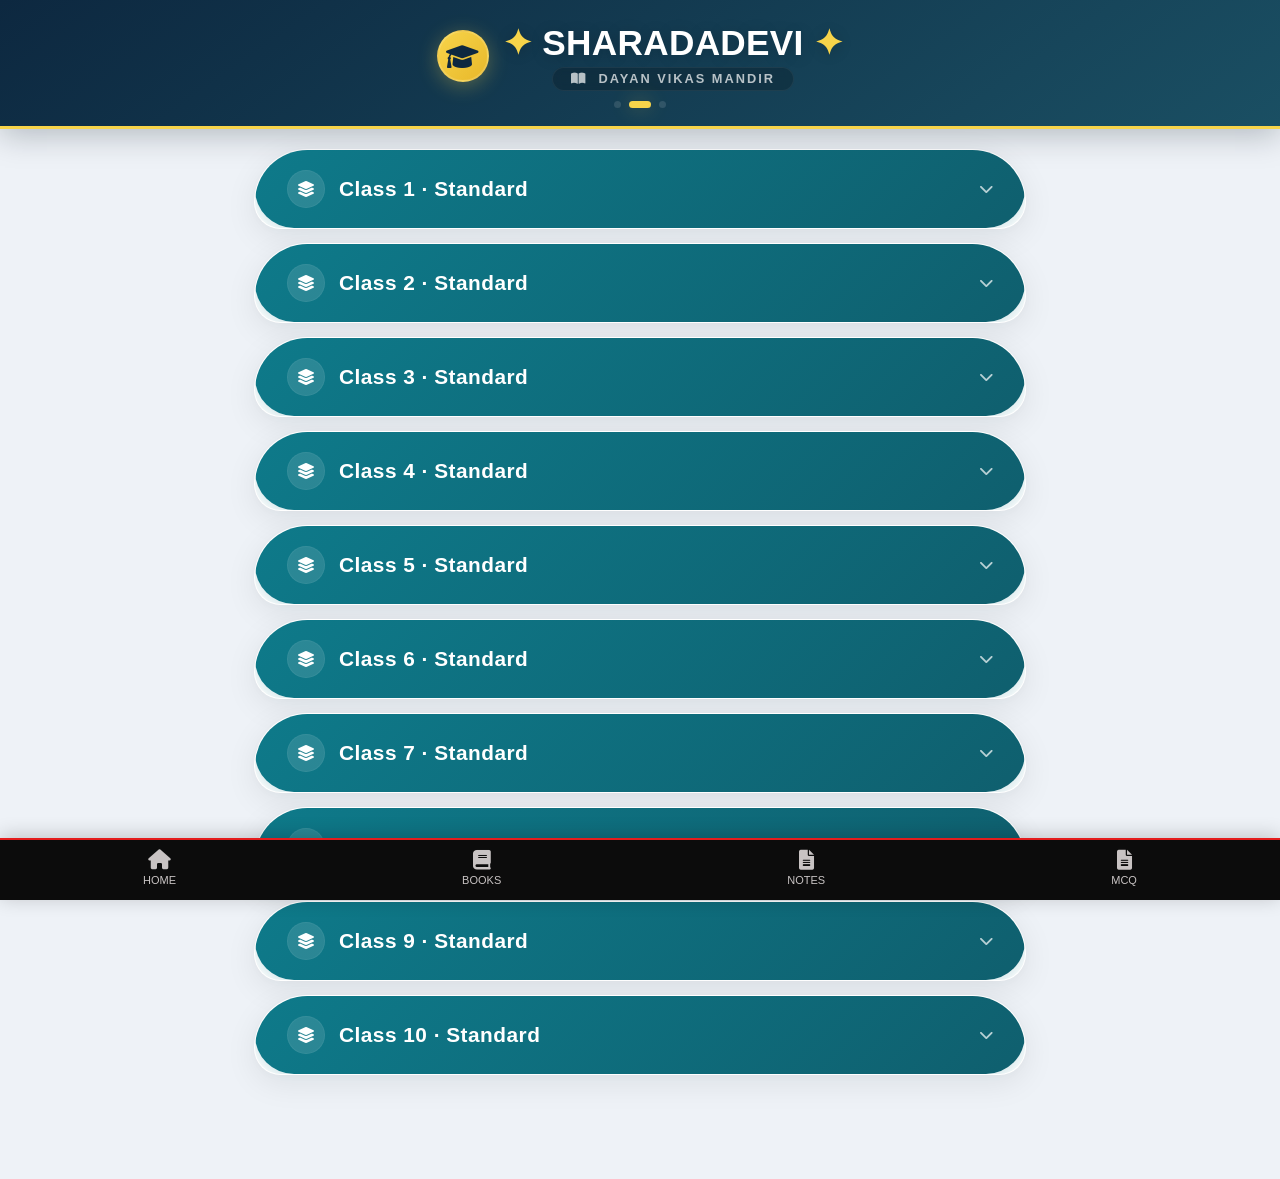
<file: book.html>
<!DOCTYPE html>
<html lang="en">
<head>
    <meta charset="UTF-8">
    <meta name="viewport" content="width=device-width, initial-scale=1.0, maximum-scale=1.0, user-scalable=yes">
    <title>Books · SDVM</title>
    <link rel="stylesheet" href="https://cdnjs.cloudflare.com/ajax/libs/font-awesome/6.0.0-beta3/css/all.min.css">
    <link rel="stylesheet" href="book.css">
</head>
<body>

    <!-- ====== PREMIUM APP HEADER ====== -->
    <header class="app-header">
        <div class="header-row">
            <div class="brand-circle">
                <i class="fas fa-graduation-cap"></i>
            </div>
            <div class="title-block">
                <div class="main-title">
                    <span class="gold">✦</span> SHARADADEVI <span class="gold">✦</span>
                </div>
                <div class="sub-title">
                    <i class="fas fa-book-open" style="margin-right: 6px;"></i> DAYAN VIKAS MANDIR 
                </div>
            </div>
        </div>
        <div class="header-dots">
            <span></span>
            <span class="active-dot"></span>
            <span></span>
        </div>
    </header>

    <!-- OLD HEADERS HIDDEN -->
    <p id="sdd" style="display:none;">sharadadevi Danyan Vikas Mandir ,Deola</p>
    <h1 id="book" style="display:none;"> BOOKs </h1>

    <!-- ====== BOOKS SECTION ====== -->
    <div class="books-modern-wrapper">

        <!-- 1std -->
        <div class="dropdown">
            <button class="dropbtn">
                <span class="btn-icon"><i class="fas fa-layer-group"></i></span>
                <span class="btn-text">Class 1 · Standard</span>
                <span class="btn-arrow"><i class="fas fa-chevron-down"></i></span>
            </button>
            <div class="dropdown-content">
                <a href="https://online.fliphtml5.com/zpdxz/zgwo/#p=1" target="_blank">
                    <span class="book-icon"><i class="fas fa-book-open"></i></span>
                    <span class="book-name">Marathi Book</span>
                    <span class="book-badge">read</span>
                </a>
                <a href="https://online.fliphtml5.com/awqgz/ujlq/#p=1" target="_blank">
                    <span class="book-icon"><i class="fas fa-book-open"></i></span>
                    <span class="book-name">My English Book</span>
                    <span class="book-badge">read</span>
                </a>
                <a href="https://online.fliphtml5.com/hfltf/hwtd/#p=1" target="_blank">
                    <span class="book-icon"><i class="fas fa-book-open"></i></span>
                    <span class="book-name">Maths Book</span>
                    <span class="book-badge">read</span>
                </a>
                <a href="https://www.scribd.com/document/509133451/Play-Do-Learn-Std-1st-Book" target="_blank">
                    <span class="book-icon"><i class="fas fa-book-open"></i></span>
                    <span class="book-name">Play, DO, Learn</span>
                    <span class="book-badge">read</span>
                </a>
            </div>
        </div>

        <!-- 2std -->
        <div class="dropdown">
            <button class="dropbtn">
                <span class="btn-icon"><i class="fas fa-layer-group"></i></span>
                <span class="btn-text">Class 2 · Standard</span>
                <span class="btn-arrow"><i class="fas fa-chevron-down"></i></span>
            </button>
            <div class="dropdown-content">
                <a href="https://online.fliphtml5.com/bcrl/hzbr/#p=1" target="_blank">
                    <span class="book-icon"><i class="fas fa-book-open"></i></span>
                    <span class="book-name">Marathi Book</span>
                    <span class="book-badge">read</span>
                </a>
                <a href="https://online.fliphtml5.com/upxjw/imzc/#p=1" target="_blank">
                    <span class="book-icon"><i class="fas fa-book-open"></i></span>
                    <span class="book-name">My English Book</span>
                    <span class="book-badge">read</span>
                </a>
                <a href="https://online.fliphtml5.com/tgiyz/dndu/#p=1" target="_blank">
                    <span class="book-icon"><i class="fas fa-book-open"></i></span>
                    <span class="book-name">Maths Book</span>
                    <span class="book-badge">read</span>
                </a>
                <a href="https://fliphtml5.com/jbcoc/lxph/basic" target="_blank">
                    <span class="book-icon"><i class="fas fa-book-open"></i></span>
                    <span class="book-name">Play, Do, Learn</span>
                    <span class="book-badge">read</span>
                </a>
            </div>
        </div>

        <!-- 3std -->
        <div class="dropdown">
            <button class="dropbtn">
                <span class="btn-icon"><i class="fas fa-layer-group"></i></span>
                <span class="btn-text">Class 3 · Standard</span>
                <span class="btn-arrow"><i class="fas fa-chevron-down"></i></span>
            </button>
            <div class="dropdown-content">
                <a href="https://online.fliphtml5.com/bcrl/jgbr/#p=1" target="_blank">
                    <span class="book-icon"><i class="fas fa-book-open"></i></span>
                    <span class="book-name">Marathi Book</span>
                    <span class="book-badge">read</span>
                </a>
                <a href="https://fliphtml5.com/jjilr/jbgq/basic" target="_blank">
                    <span class="book-icon"><i class="fas fa-book-open"></i></span>
                    <span class="book-name">My English Book</span>
                    <span class="book-badge">read</span>
                </a>
                <a href="https://online.fliphtml5.com/srfyj/zfpo/#p=1" target="_blank">
                    <span class="book-icon"><i class="fas fa-book-open"></i></span>
                    <span class="book-name">Maths Book</span>
                    <span class="book-badge">read</span>
                </a>
                <a href="https://fliphtml5.com/eisr/tnon/basic" target="_blank">
                    <span class="book-icon"><i class="fas fa-book-open"></i></span>
                    <span class="book-name">Science & Geography</span>
                    <span class="book-badge">read</span>
                </a>
            </div>
        </div>

        <!-- 4std -->
        <div class="dropdown">
            <button class="dropbtn">
                <span class="btn-icon"><i class="fas fa-layer-group"></i></span>
                <span class="btn-text">Class 4 · Standard</span>
                <span class="btn-arrow"><i class="fas fa-chevron-down"></i></span>
            </button>
            <div class="dropdown-content">
                <a href="https://online.fliphtml5.com/bcrl/nnvf/#p=1" target="_blank">
                    <span class="book-icon"><i class="fas fa-book-open"></i></span>
                    <span class="book-name">Marathi Book</span>
                    <span class="book-badge">read</span>
                </a>
                <a href="https://online.fliphtml5.com/ljazk/sobh/#p=1" target="_blank">
                    <span class="book-icon"><i class="fas fa-book-open"></i></span>
                    <span class="book-name">My English Book</span>
                    <span class="book-badge">read</span>
                </a>
                <a href="https://online.fliphtml5.com/nwtsb/xchm/#p=1" target="_blank">
                    <span class="book-icon"><i class="fas fa-book-open"></i></span>
                    <span class="book-name">Maths Book</span>
                    <span class="book-badge">read</span>
                </a>
                <a href="https://online.fliphtml5.com/tbywe/stsa/#p=1" target="_blank">
                    <span class="book-icon"><i class="fas fa-book-open"></i></span>
                    <span class="book-name">EVS Part 1</span>
                    <span class="book-badge">read</span>
                </a>
                <a href="https://cdn1.byjus.com/wp-content/uploads/2021/09/MSBSHSE-Class-4-EVS-Textbook-Part-2-2021-22Marathi.pdf" target="_blank">
                    <span class="book-icon"><i class="fas fa-book-open"></i></span>
                    <span class="book-name">EVS Part 2 · Shivchhatrapati</span>
                    <span class="book-badge">read</span>
                </a>
            </div>
        </div>

        <!-- 5std -->
        <div class="dropdown">
            <button class="dropbtn">
                <span class="btn-icon"><i class="fas fa-layer-group"></i></span>
                <span class="btn-text">Class 5 · Standard</span>
                <span class="btn-arrow"><i class="fas fa-chevron-down"></i></span>
            </button>
            <div class="dropdown-content">
                <a href="https://online.fliphtml5.com/jbcoc/zxnr/#p=1" target="_blank">
                    <span class="book-icon"><i class="fas fa-book-open"></i></span>
                    <span class="book-name">Marathi Book</span>
                    <span class="book-badge">read</span>
                </a>
                <a href="https://fliphtml5.com/ljazk/wdtx/5th_Std_Balbharti_English_Textbook/" target="_blank">
                    <span class="book-icon"><i class="fas fa-book-open"></i></span>
                    <span class="book-name">My English Book</span>
                    <span class="book-badge">read</span>
                </a>
                <a href="https://online.fliphtml5.com/iczr/ykmd/#p=1" target="_blank">
                    <span class="book-icon"><i class="fas fa-book-open"></i></span>
                    <span class="book-name">Hindi Book</span>
                    <span class="book-badge">read</span>
                </a>
                <a href="https://online.fliphtml5.com/uwuph/btpc/#p=1" target="_blank">
                    <span class="book-icon"><i class="fas fa-book-open"></i></span>
                    <span class="book-name">Maths Book</span>
                    <span class="book-badge">read</span>
                </a>
                <a href="https://online.fliphtml5.com/pofwu/zstf/#p=1" target="_blank">
                    <span class="book-icon"><i class="fas fa-book-open"></i></span>
                    <span class="book-name">EVS Part 1</span>
                    <span class="book-badge">read</span>
                </a>
                <a href="https://online.fliphtml5.com/fgyuh/tutr/#p=1" target="_blank">
                    <span class="book-icon"><i class="fas fa-book-open"></i></span>
                    <span class="book-name">EVS Part 2</span>
                    <span class="book-badge">read</span>
                </a>
            </div>
        </div>

        <!-- 6std -->
        <div class="dropdown">
            <button class="dropbtn">
                <span class="btn-icon"><i class="fas fa-layer-group"></i></span>
                <span class="btn-text">Class 6 · Standard</span>
                <span class="btn-arrow"><i class="fas fa-chevron-down"></i></span>
            </button>
            <div class="dropdown-content">
                <a href="https://online.fliphtml5.com/gnsnq/tkoo/#p=1" target="_blank">
                    <span class="book-icon"><i class="fas fa-book-open"></i></span>
                    <span class="book-name">Marathi Book</span>
                    <span class="book-badge">read</span>
                </a>
                <a href="https://online.fliphtml5.com/jyqyl/tyxm/#p=1" target="_blank">
                    <span class="book-icon"><i class="fas fa-book-open"></i></span>
                    <span class="book-name">English Book</span>
                    <span class="book-badge">read</span>
                </a>
                <a href="https://fliphtml5.com/ljazk/ueps/FLIPBOOK_OF_HINDI_SULABH_BHARTI_TEXTBOOK_STANDARD_SIXTH/" target="_blank">
                    <span class="book-icon"><i class="fas fa-book-open"></i></span>
                    <span class="book-name">Hindi Book</span>
                    <span class="book-badge">read</span>
                </a>
                <a href="https://online.fliphtml5.com/fmxkg/ujso/#p=1" target="_blank">
                    <span class="book-icon"><i class="fas fa-book-open"></i></span>
                    <span class="book-name">Maths Book</span>
                    <span class="book-badge">read</span>
                </a>
                <a href="https://fliphtml5.com/byhlr/ptvr/basic" target="_blank">
                    <span class="book-icon"><i class="fas fa-book-open"></i></span>
                    <span class="book-name">General Science</span>
                    <span class="book-badge">read</span>
                </a>
                <a href="https://fliphtml5.com/iczr/fmpc/basic" target="_blank">
                    <span class="book-icon"><i class="fas fa-book-open"></i></span>
                    <span class="book-name">History & Civics</span>
                    <span class="book-badge">read</span>
                </a>
                <a href="https://fliphtml5.com/iczr/wdzv/basic" target="_blank">
                    <span class="book-icon"><i class="fas fa-book-open"></i></span>
                    <span class="book-name">Geography</span>
                    <span class="book-badge">read</span>
                </a>
            </div>
        </div>

        <!-- 7std -->
        <div class="dropdown">
            <button class="dropbtn">
                <span class="btn-icon"><i class="fas fa-layer-group"></i></span>
                <span class="btn-text">Class 7 · Standard</span>
                <span class="btn-arrow"><i class="fas fa-chevron-down"></i></span>
            </button>
            <div class="dropdown-content">
                <a href="https://fliphtml5.com/jclolc/cwjz/7th-Std-Marathi-Sulabhbharati-textbook-pdf/" target="_blank">
                    <span class="book-icon"><i class="fas fa-book-open"></i></span>
                    <span class="book-name">Marathi Book</span>
                    <span class="book-badge">read</span>
                </a>
                <a href="https://fliphtml5.com/xvzif/qjzu/basic" target="_blank">
                    <span class="book-icon"><i class="fas fa-book-open"></i></span>
                    <span class="book-name">English Book</span>
                    <span class="book-badge">read</span>
                </a>
                <a href="https://online.fliphtml5.com/txwlm/vtxn/#p=1" target="_blank">
                    <span class="book-icon"><i class="fas fa-book-open"></i></span>
                    <span class="book-name">Hindi Book</span>
                    <span class="book-badge">read</span>
                </a>
                <a href="https://online.fliphtml5.com/eclfc/hprc/#p=1" target="_blank">
                    <span class="book-icon"><i class="fas fa-book-open"></i></span>
                    <span class="book-name">Maths Book</span>
                    <span class="book-badge">read</span>
                </a>
                <a href="https://fliphtml5.com/ktftw/zrvc/Science-Book-for-Class-7-Maharashtra-Board/" target="_blank">
                    <span class="book-icon"><i class="fas fa-book-open"></i></span>
                    <span class="book-name">General Science</span>
                    <span class="book-badge">read</span>
                </a>
                <a href="https://fliphtml5.com/uizc/pmfm/basic" target="_blank">
                    <span class="book-icon"><i class="fas fa-book-open"></i></span>
                    <span class="book-name">History & Civics</span>
                    <span class="book-badge">read</span>
                </a>
                <a href="https://online.fliphtml5.com/hfpan/iyag/#p=1" target="_blank">
                    <span class="book-icon"><i class="fas fa-book-open"></i></span>
                    <span class="book-name">Geography</span>
                    <span class="book-badge">read</span>
                </a>
            </div>
        </div>

        <!-- 8std -->
        <div class="dropdown">
            <button class="dropbtn">
                <span class="btn-icon"><i class="fas fa-layer-group"></i></span>
                <span class="btn-text">Class 8 · Standard</span>
                <span class="btn-arrow"><i class="fas fa-chevron-down"></i></span>
            </button>
            <div class="dropdown-content">
                <a href="https://fliphtml5.com/hnrfp/haow/8th-Std-Marathi-Books-PDF-Marathi-Medium/3/" target="_blank">
                    <span class="book-icon"><i class="fas fa-book-open"></i></span>
                    <span class="book-name">Marathi Book</span>
                    <span class="book-badge">read</span>
                </a>
                <a href="https://fliphtml5.com/fxist/ownv/basic" target="_blank">
                    <span class="book-icon"><i class="fas fa-book-open"></i></span>
                    <span class="book-name">English Book</span>
                    <span class="book-badge">read</span>
                </a>
                <a href="https://online.fliphtml5.com/njex/krqv/#p=1" target="_blank">
                    <span class="book-icon"><i class="fas fa-book-open"></i></span>
                    <span class="book-name">Hindi Book</span>
                    <span class="book-badge">read</span>
                </a>
                <a href="https://online.fliphtml5.com/nbzvh/vdje/#p=1" target="_blank">
                    <span class="book-icon"><i class="fas fa-book-open"></i></span>
                    <span class="book-name">Maths Book</span>
                    <span class="book-badge">read</span>
                </a>
                <a href="https://fliphtml5.com/clmxz/sxuu/std_8_th_General_Science/" target="_blank">
                    <span class="book-icon"><i class="fas fa-book-open"></i></span>
                    <span class="book-name">General Science</span>
                    <span class="book-badge">read</span>
                </a>
                <a href="https://online.fliphtml5.com/uucwm/wldv/#p=1" target="_blank">
                    <span class="book-icon"><i class="fas fa-book-open"></i></span>
                    <span class="book-name">History & Civics</span>
                    <span class="book-badge">read</span>
                </a>
                <a href="https://fliphtml5.com/aodjm/ogek/basic" target="_blank">
                    <span class="book-icon"><i class="fas fa-book-open"></i></span>
                    <span class="book-name">Geography</span>
                    <span class="book-badge">read</span>
                </a>
            </div>
        </div>

        <!-- 9std -->
        <div class="dropdown">
            <button class="dropbtn">
                <span class="btn-icon"><i class="fas fa-layer-group"></i></span>
                <span class="btn-text">Class 9 · Standard</span>
                <span class="btn-arrow"><i class="fas fa-chevron-down"></i></span>
            </button>
            <div class="dropdown-content">
                <a href="https://online.fliphtml5.com/iczr/dxji/#p=1" target="_blank">
                    <span class="book-icon"><i class="fas fa-book-open"></i></span>
                    <span class="book-name">Marathi Book</span>
                    <span class="book-badge">read</span>
                </a>
                <a href="https://online.fliphtml5.com/oboht/ovtw/#p=1" target="_blank">
                    <span class="book-icon"><i class="fas fa-book-open"></i></span>
                    <span class="book-name">English Book</span>
                    <span class="book-badge">read</span>
                </a>
                <a href="https://online.fliphtml5.com/zvpjp/meqm/#p=1" target="_blank">
                    <span class="book-icon"><i class="fas fa-book-open"></i></span>
                    <span class="book-name">Hindi Book</span>
                    <span class="book-badge">read</span>
                </a>
                <a href="https://fliphtml5.com/rozwg/yqzz/Maharashtra-State-Board-9th-Std-Maths-Part-1-Textbook-Eng_by_Niranjan/" target="_blank">
                    <span class="book-icon"><i class="fas fa-book-open"></i></span>
                    <span class="book-name">Maths Part 1</span>
                    <span class="book-badge">read</span>
                </a>
                <a href="https://online.fliphtml5.com/rozwg/iykv/#p=1" target="_blank">
                    <span class="book-icon"><i class="fas fa-book-open"></i></span>
                    <span class="book-name">Maths Part 2</span>
                    <span class="book-badge">read</span>
                </a>
                <a href="https://fliphtml5.com/rozwg/ypaz/Maharashtra-State-Board-9th-Std-Science-Textbook-Eng_by_Niranjan/" target="_blank">
                    <span class="book-icon"><i class="fas fa-book-open"></i></span>
                    <span class="book-name">Science & Tech Part 1</span>
                    <span class="book-badge">read</span>
                </a>
                <a href="https://fliphtml5.com/lwmld/grtl/History-and-Polity-9th-std-Marathi-Medium-/" target="_blank">
                    <span class="book-icon"><i class="fas fa-book-open"></i></span>
                    <span class="book-name">History & Political</span>
                    <span class="book-badge">read</span>
                </a>
                <a href="https://online.fliphtml5.com/neoax/vocl/#p=1" target="_blank">
                    <span class="book-icon"><i class="fas fa-book-open"></i></span>
                    <span class="book-name">Geography</span>
                    <span class="book-badge">read</span>
                </a>
            </div>
        </div>

        <!-- 10std -->
        <div class="dropdown">
            <button class="dropbtn">
                <span class="btn-icon"><i class="fas fa-layer-group"></i></span>
                <span class="btn-text">Class 10 · Standard</span>
                <span class="btn-arrow"><i class="fas fa-chevron-down"></i></span>
            </button>
            <div class="dropdown-content">
                <a href="https://online.fliphtml5.com/opyax/ofyc/#p=1" target="_blank">
                    <span class="book-icon"><i class="fas fa-book-open"></i></span>
                    <span class="book-name">Marathi Book</span>
                    <span class="book-badge">read</span>
                </a>
                <a href="https://online.fliphtml5.com/lsbge/tzux/#p=1" target="_blank">
                    <span class="book-icon"><i class="fas fa-book-open"></i></span>
                    <span class="book-name">English Book</span>
                    <span class="book-badge">read</span>
                </a>
                <a href="https://fliphtml5.com/opyax/hqip/basic" target="_blank">
                    <span class="book-icon"><i class="fas fa-book-open"></i></span>
                    <span class="book-name">Hindi Book</span>
                    <span class="book-badge">read</span>
                </a>
                <a href="https://fliphtml5.com/xiibz/vwgx/basic" target="_blank">
                    <span class="book-icon"><i class="fas fa-book-open"></i></span>
                    <span class="book-name">Maths Part 1</span>
                    <span class="book-badge">read</span>
                </a>
                <a href="https://share.google/cTY3vru3uA6kGFIJx" target="_blank">
                    <span class="book-icon"><i class="fas fa-book-open"></i></span>
                    <span class="book-name">Maths Part 2</span>
                    <span class="book-badge">read</span>
                </a>
                <a href="https://online.fliphtml5.com/hgckp/fqud/#p=1" target="_blank">
                    <span class="book-icon"><i class="fas fa-book-open"></i></span>
                    <span class="book-name">Science & Tech Part 1</span>
                    <span class="book-badge">read</span>
                </a>
                <a href="https://online.fliphtml5.com/ltrba/xiho/#p=1" target="_blank">
                    <span class="book-icon"><i class="fas fa-book-open"></i></span>
                    <span class="book-name">Science & Tech Part 2</span>
                    <span class="book-badge">read</span>
                </a>
                <a href="https://online.fliphtml5.com/dxurj/bskk/#p=1" target="_blank">
                    <span class="book-icon"><i class="fas fa-book-open"></i></span>
                    <span class="book-name">History & Political</span>
                    <span class="book-badge">read</span>
                </a>
                <a href="https://online.fliphtml5.com/iczr/jpgn/#p=1" target="_blank">
                    <span class="book-icon"><i class="fas fa-book-open"></i></span>
                    <span class="book-name">Geography</span>
                    <span class="book-badge">read</span>
                </a>
            </div>
        </div>

    </div>

    <!-- ====== BOTTOM NAV ====== -->
    <div class="bottom-nav">
        <a href="index.html">
            <i class="fa-solid fa-house"></i>
            <span>HOME</span>
        </a>
        <a href="book.html">
            <i class="fa-solid fa-book"></i>
            <span>BOOKS</span>
        </a>
        <a href="notes.html">
            <i class="fa-solid fa-file-lines"></i>
            <span>NOTES</span>
        </a>
        <a href="mcq.html">
            <i class="fa-solid fa-file-lines"></i>
            <span>MCQ</span>
        </a>
    </div>

    <!-- ====== ORIGINAL JAVASCRIPT (unchanged) ====== -->
    <script>
        const buttons = document.querySelectorAll('.dropbtn');

        buttons.forEach(button => {
            button.addEventListener('click', function() {
                const currentItem = this.parentElement;
                
                document.querySelectorAll('.dropdown').forEach(item => {
                    if (item !== currentItem) {
                        item.classList.remove('active');
                    }
                });

                currentItem.classList.toggle('active');
            });
        });
    </script>

</body>
</html>
</file>
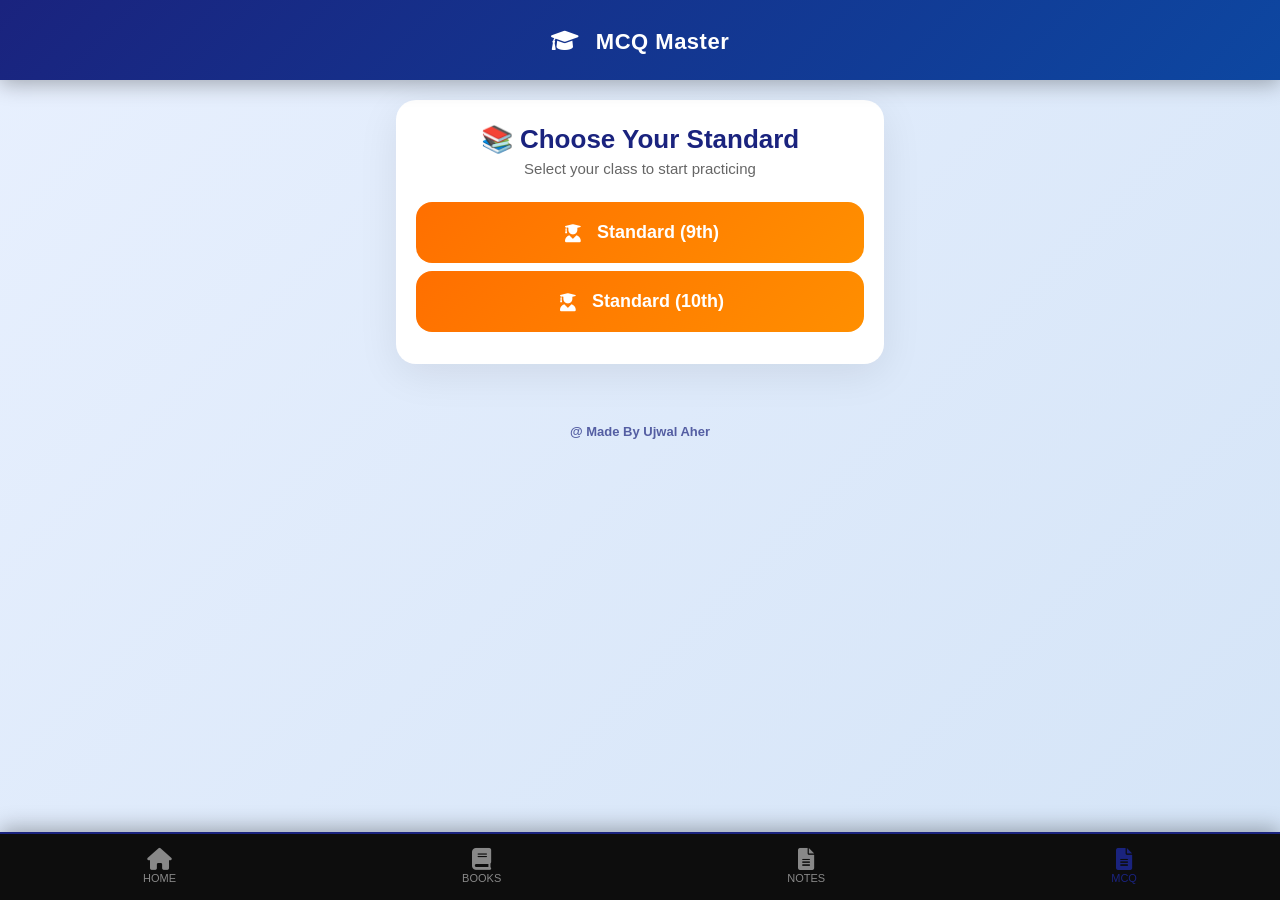
<file: mcq.html>
<!DOCTYPE html>
<html lang="en">
<head>
    <meta charset="UTF-8">
    <meta name="viewport" content="width=device-width, initial-scale=1.0">
    <title>MCQ Master - Learn & Practice</title>
    <link rel="stylesheet" href="https://cdnjs.cloudflare.com/ajax/libs/font-awesome/6.0.0/css/all.min.css">
    <link rel="stylesheet" href="mcq.css">
</head>
<body>
    <header>
        <button id="back-btn" class="hidden" onclick="goBack()">
            <i class="fas fa-arrow-left"></i>
        </button>
        <h1><i class="fas fa-graduation-cap"></i> MCQ Master</h1>
    </header>

    <div class="container">
        <!-- CLASS SELECTION -->
        <div id="screen-class" class="screen">
            <div class="welcome-card">
                <h2>📚 Choose Your Standard</h2>
                <p>Select your class to start practicing</p>
            </div>
            <button class="btn main-btn" onclick="showScreen('screen-sub-9')">
                <i class="fas fa-user-graduate"></i> Standard (9th)
            </button>
            <button class="btn main-btn" onclick="showScreen('screen-sub-10')">
                <i class="fas fa-user-graduate"></i> Standard (10th)
            </button>
        </div>

        <!-- SUBJECT SELECTION - 9th -->
        <div id="screen-sub-9" class="screen hidden">
            <h2><i class="fas fa-book-open"></i> 9th Standard - Subjects</h2>
            <button class="btn sub-btn" onclick="showScreen('screen-ch-9-sci1')">
                <i class="fas fa-flask"></i> Science Part 1
            </button>
            <button class="btn sub-btn" onclick="showScreen('screen-ch-9-sci2')">
                <i class="fas fa-microscope"></i> Science Part 2
            </button>
            <button class="btn sub-btn" onclick="showScreen('screen-ch-9-math1')">
                <i class="fas fa-calculator"></i> Math (Algebra) - 1
            </button>
            <button class="btn sub-btn" onclick="showScreen('screen-ch-9-math2')">
                <i class="fas fa-shapes"></i> Math (Geometry) - 2
            </button>
        </div>

        <!-- SUBJECT SELECTION - 10th -->
        <div id="screen-sub-10" class="screen hidden">
            <h2><i class="fas fa-book-open"></i> 10th Standard - Subjects</h2>
            <button class="btn sub-btn" onclick="showScreen('screen-ch-10-sci1')">
                <i class="fas fa-flask"></i> Science Part 1
            </button>
            <button class="btn sub-btn" onclick="showScreen('screen-ch-10-sci2')">
                <i class="fas fa-microscope"></i> Science Part 2
            </button>
            <button class="btn sub-btn" onclick="showScreen('screen-ch-10-math1')">
                <i class="fas fa-calculator"></i> Math (Algebra) - 1
            </button>
            <button class="btn sub-btn" onclick="showScreen('screen-ch-10-math2')">
                <i class="fas fa-shapes"></i> Math (Geometry) - 2
            </button>
        </div>

        <!-- CHAPTER SELECTION - 9th Science 1 -->
        <div id="screen-ch-9-sci1" class="screen hidden">
            <h2><i class="fas fa-list-ul"></i> 9th Science Part 1 - Chapters</h2>
            <button class="btn ch-btn" onclick="startQuiz('9-sci1-ch1')">Chapter 1: Laws of Motion</button>
            <button class="btn ch-btn" onclick="startQuiz('9-sci1-ch2')">Chapter 2: Work and Energy</button>
            <button class="btn ch-btn" onclick="startQuiz('9-sci1-ch3')">Chapter 3: Current Electricity</button>
            <button class="btn ch-btn" onclick="startQuiz('9-sci1-ch4')">Chapter 4: Measurement of Matter</button>
            <button class="btn ch-btn" onclick="startQuiz('9-sci1-ch5')">Chapter 5: Acids, Bases and Salts</button>
            <button class="btn ch-btn" onclick="startQuiz('9-sci1-ch11')">Chapter 11: Reflection of Light</button>
            <button class="btn ch-btn" onclick="startQuiz('9-sci1-ch12')">Chapter 12: Study of Sound</button>
            <button class="btn ch-btn" onclick="startQuiz('9-sci1-ch13')">Chapter 13: Carbon: An Important Element</button>
            <button class="btn ch-btn" onclick="startQuiz('9-sci1-ch14')">Chapter 14: Substances in Common Use</button>
        </div>

        <!-- CHAPTER SELECTION - 9th Science 2 -->
        <div id="screen-ch-9-sci2" class="screen hidden">
            <h2><i class="fas fa-list-ul"></i> 9th Science Part 2 - Chapters</h2>
            <button class="btn ch-btn" onclick="startQuiz('9-sci2-ch6')">Chapter 6: Classification of Plants</button>
            <button class="btn ch-btn" onclick="startQuiz('9-sci2-ch7')">Chapter 7: Energy Flow in an Ecosystem</button>
            <button class="btn ch-btn" onclick="startQuiz('9-sci2-ch8')">Chapter 8: Useful and Harmful Micro-organisms</button>
            <button class="btn ch-btn" onclick="startQuiz('9-sci2-ch9')">Chapter 9: Environmental Management</button>
            <button class="btn ch-btn" onclick="startQuiz('9-sci2-ch10')">Chapter 10: ICT - The New Direction of Progress</button>
            <button class="btn ch-btn" onclick="startQuiz('9-sci2-ch15')">Chapter 15: Life Processes in Living Organisms</button>
            <button class="btn ch-btn" onclick="startQuiz('9-sci2-ch16')">Chapter 16: Heredity and Variation</button>
            <button class="btn ch-btn" onclick="startQuiz('9-sci2-ch17')">Chapter 17: Introduction to Biotechnology</button>
            <button class="btn ch-btn" onclick="startQuiz('9-sci2-ch18')">Chapter 18: Observing Space - Telescopes</button>
        </div>

        <!-- CHAPTER SELECTION - 9th Math 1 -->
        <div id="screen-ch-9-math1" class="screen hidden">
            <h2><i class="fas fa-list-ul"></i> 9th Math Part 1 - Chapters</h2>
            <button class="btn ch-btn" onclick="startQuiz('9-math1-ch1')">Chapter 1: Sets</button>
            <button class="btn ch-btn" onclick="startQuiz('9-math1-ch2')">Chapter 2: Real Numbers</button>
            <button class="btn ch-btn" onclick="startQuiz('9-math1-ch3')">Chapter 3: Polynomials</button>
            <button class="btn ch-btn" onclick="startQuiz('9-math1-ch4')">Chapter 4: Ratio and Proportion</button>
            <button class="btn ch-btn" onclick="startQuiz('9-math1-ch5')">Chapter 5: Linear Equations in Two Variables</button>
            <button class="btn ch-btn" onclick="startQuiz('9-math1-ch6')">Chapter 6: Financial Planning</button>
            <button class="btn ch-btn" onclick="startQuiz('9-math1-ch7')">Chapter 7: Statistics</button>
        </div>

        <!-- CHAPTER SELECTION - 9th Math 2 -->
        <div id="screen-ch-9-math2" class="screen hidden">
            <h2><i class="fas fa-list-ul"></i> 9th Math Part 2 - Chapters</h2>
            <button class="btn ch-btn" onclick="startQuiz('9-math2-ch1')">Chapter 1: Basic Concepts in Geometry</button>
            <button class="btn ch-btn" onclick="startQuiz('9-math2-ch2')">Chapter 2: Parallel Lines</button>
            <button class="btn ch-btn" onclick="startQuiz('9-math2-ch3')">Chapter 3: Triangles</button>
            <button class="btn ch-btn" onclick="startQuiz('9-math2-ch4')">Chapter 4: Constructions of Triangles</button>
            <button class="btn ch-btn" onclick="startQuiz('9-math2-ch5')">Chapter 5: Quadrilaterals</button>
            <button class="btn ch-btn" onclick="startQuiz('9-math2-ch6')">Chapter 6: Circle</button>
            <button class="btn ch-btn" onclick="startQuiz('9-math2-ch7')">Chapter 7: Co-ordinate Geometry</button>
            <button class="btn ch-btn" onclick="startQuiz('9-math2-ch8')">Chapter 8: Trigonometry</button>
            <button class="btn ch-btn" onclick="startQuiz('9-math2-ch9')">Chapter 9: Surface Area and Volume</button>
        </div>

        <!-- CHAPTER SELECTION - 10th Science 1 -->
        <div id="screen-ch-10-sci1" class="screen hidden">
            <h2><i class="fas fa-list-ul"></i> 10th Science Part 1 - Chapters</h2>
            <button class="btn ch-btn" onclick="startQuiz('10-sci1-ch1')">Chapter 1: Gravitation</button>
            <button class="btn ch-btn" onclick="startQuiz('10-sci1-ch2')">Chapter 2: Periodic Classification of Elements</button>
            <button class="btn ch-btn" onclick="startQuiz('10-sci1-ch3')">Chapter 3: Chemical Reactions and Equations</button>
            <button class="btn ch-btn" onclick="startQuiz('10-sci1-ch4')">Chapter 4: Effects of Electric Current</button>
            <button class="btn ch-btn" onclick="startQuiz('10-sci1-ch5')">Chapter 5: Heat</button>
            <button class="btn ch-btn" onclick="startQuiz('10-sci1-ch6')">Chapter 6: Refraction of Light</button>
            <button class="btn ch-btn" onclick="startQuiz('10-sci1-ch7')">Chapter 7: Lenses</button>
            <button class="btn ch-btn" onclick="startQuiz('10-sci1-ch8')">Chapter 8: Metallurgy</button>
            <button class="btn ch-btn" onclick="startQuiz('10-sci1-ch9')">Chapter 9: Carbon Compounds</button>
            <button class="btn ch-btn" onclick="startQuiz('10-sci1-ch10')">Chapter 10: Space Missions</button>
        </div>

        <!-- CHAPTER SELECTION - 10th Science 2 -->
        <div id="screen-ch-10-sci2" class="screen hidden">
            <h2><i class="fas fa-list-ul"></i> 10th Science Part 2 - Chapters</h2>
            <button class="btn ch-btn" onclick="startQuiz('10-sci2-ch1')">Chapter 1: Heredity and Evolution</button>
            <button class="btn ch-btn" onclick="startQuiz('10-sci2-ch2')">Chapter 2: Life Processes in Living Organisms - Part 1</button>
            <button class="btn ch-btn" onclick="startQuiz('10-sci2-ch3')">Chapter 3: Life Processes in Living Organisms - Part 2</button>
            <button class="btn ch-btn" onclick="startQuiz('10-sci2-ch4')">Chapter 4: Environmental Management</button>
            <button class="btn ch-btn" onclick="startQuiz('10-sci2-ch5')">Chapter 5: Towards Green Energy</button>
            <button class="btn ch-btn" onclick="startQuiz('10-sci2-ch6')">Chapter 6: Animal Classification</button>
            <button class="btn ch-btn" onclick="startQuiz('10-sci2-ch7')">Chapter 7: Introduction to Microbiology</button>
            <button class="btn ch-btn" onclick="startQuiz('10-sci2-ch8')">Chapter 8: Cell Biology and Biotechnology</button>
            <button class="btn ch-btn" onclick="startQuiz('10-sci2-ch9')">Chapter 9: Social Health</button>
            <button class="btn ch-btn" onclick="startQuiz('10-sci2-ch10')">Chapter 10: Disaster Management</button>
        </div>

        <!-- CHAPTER SELECTION - 10th Math 1 -->
        <div id="screen-ch-10-math1" class="screen hidden">
            <h2><i class="fas fa-list-ul"></i> 10th Math Part 1 - Chapters</h2>
            <button class="btn ch-btn" onclick="startQuiz('10-math1-ch1')">Chapter 1: Linear Equations in Two Variables</button>
            <button class="btn ch-btn" onclick="startQuiz('10-math1-ch2')">Chapter 2: Quadratic Equations</button>
            <button class="btn ch-btn" onclick="startQuiz('10-math1-ch3')">Chapter 3: Arithmetic Progression</button>
            <button class="btn ch-btn" onclick="startQuiz('10-math1-ch4')">Chapter 4: Financial Planning</button>
            <button class="btn ch-btn" onclick="startQuiz('10-math1-ch5')">Chapter 5: Probability</button>
            <button class="btn ch-btn" onclick="startQuiz('10-math1-ch6')">Chapter 6: Statistics</button>
        </div>

        <!-- CHAPTER SELECTION - 10th Math 2 -->
        <div id="screen-ch-10-math2" class="screen hidden">
            <h2><i class="fas fa-list-ul"></i> 10th Math Part 2 - Chapters</h2>
            <button class="btn ch-btn" onclick="startQuiz('10-math2-ch1')">Chapter 1: Similarity</button>
            <button class="btn ch-btn" onclick="startQuiz('10-math2-ch2')">Chapter 2: Pythagoras Theorem</button>
            <button class="btn ch-btn" onclick="startQuiz('10-math2-ch3')">Chapter 3: Circle</button>
            <button class="btn ch-btn" onclick="startQuiz('10-math2-ch4')">Chapter 4: Geometric Constructions</button>
            <button class="btn ch-btn" onclick="startQuiz('10-math2-ch5')">Chapter 5: Co-ordinate Geometry</button>
            <button class="btn ch-btn" onclick="startQuiz('10-math2-ch6')">Chapter 6: Trigonometry</button>
            <button class="btn ch-btn" onclick="startQuiz('10-math2-ch7')">Chapter 7: Mensuration</button>
        </div>

        <!-- QUIZ SCREEN -->
        <div id="screen-quiz" class="screen hidden">
            <div class="quiz-header">
                <h2 id="quiz-title"><i class="fas fa-pencil-alt"></i> Quiz</h2>
                <div class="progress-container">
                    <div class="progress-bar" id="progress-bar"></div>
                    <span id="progress-text">0 / 0</span>
                </div>
            </div>
            <div id="question-container">
                <!-- Questions will be dynamically rendered here -->
            </div>
        </div>

        <!-- RESULT SCREEN -->
        <div id="screen-result" class="screen hidden">
            <div class="result-card">
                <h2><i class="fas fa-trophy"></i> Your Result</h2>
                <div class="score-circle" id="score-circle">
                    <span id="score-percentage">0%</span>
                </div>
                <div class="score-details">
                    <div class="score-item correct">
                        <i class="fas fa-check-circle"></i>
                        <span>Correct: <strong id="correct-count">0</strong></span>
                    </div>
                    <div class="score-item incorrect">
                        <i class="fas fa-times-circle"></i>
                        <span>Incorrect: <strong id="incorrect-count">0</strong></span>
                    </div>
                    <div class="score-item unanswered">
                        <i class="fas fa-minus-circle"></i>
                        <span>Unanswered: <strong id="unanswered-count">0</strong></span>
                    </div>
                </div>
                <div class="result-performance" id="performance-badge">
                    <span id="performance-text">Good</span>
                </div>
                <div class="result-actions">
                    <button class="btn result-btn" onclick="showReview()">
                        <i class="fas fa-eye"></i> Review Answers
                    </button>
                    <button class="btn result-btn retake-btn" onclick="retakeQuiz()">
                        <i class="fas fa-redo"></i> Retake Quiz
                    </button>
                </div>
            </div>
        </div>

        <!-- REVIEW SCREEN -->
        <div id="screen-review" class="screen hidden">
            <h2><i class="fas fa-clipboard-list"></i> Review Answers</h2>
            <div id="review-container"></div>
            <button class="btn result-btn" onclick="showResult()" style="margin-top: 20px;">
                <i class="fas fa-arrow-left"></i> Back to Result
            </button>
        </div>
    </div>

    <footer>
        <p id="credit">@ Made By Ujwal Aher</p>
    </footer>

    <!-- BOTTOM NAVIGATION -->
    <div class="bottom-nav">
        <a href="index.html">
            <i class="fa-solid fa-house"></i>
            <span>HOME</span>
        </a>
        <a href="book.html">
            <i class="fa-solid fa-book"></i>
            <span>BOOKS</span>
        </a>
        <a href="notes.html">
            <i class="fa-solid fa-file-lines"></i>
            <span>NOTES</span>
        </a>
        <a href="mcq.html" class="active">
            <i class="fa-solid fa-file-lines"></i>
            <span>MCQ</span>
        </a>
    </div>

    <script>
        // ============================================================
        // NAVIGATION SYSTEM
        // ============================================================
        let screenHistory = ['screen-class'];

        function showScreen(screenId) {
            let currentScreen = screenHistory[screenHistory.length - 1];
            document.getElementById(currentScreen).classList.add('hidden');
            document.getElementById(screenId).classList.remove('hidden');
            screenHistory.push(screenId);
            // Show back button only if we are not on the root (class selection) screen
            if (screenId !== 'screen-class') {
                document.getElementById('back-btn').classList.remove('hidden');
            } else {
                document.getElementById('back-btn').classList.add('hidden');
            }
        }

        function goBack() {
            if (screenHistory.length > 1) {
                let currentScreen = screenHistory.pop();
                document.getElementById(currentScreen).classList.add('hidden');
                let previousScreen = screenHistory[screenHistory.length - 1];
                document.getElementById(previousScreen).classList.remove('hidden');
                // Update back button visibility based on new current screen
                if (previousScreen === 'screen-class') {
                    document.getElementById('back-btn').classList.add('hidden');
                } else {
                    document.getElementById('back-btn').classList.remove('hidden');
                }
                // If going back from quiz or result, reset quiz state
                if (currentScreen === 'screen-quiz' || currentScreen === 'screen-result' || currentScreen === 'screen-review') {
                    resetQuizState();
                }
            }
        }

        // ============================================================
        // MCQ DATA - All questions from your existing HTML
        // ============================================================
        const questionData = {
            // 9th Science 1
            '9-sci1-ch1': {
                title: 'Chapter 1: Laws of Motion',
                questions: [
                    { q: 'What is the SI unit of acceleration?', options: ['m/s²', 'm/s', 'm'], correct: 0 },
                    { q: "Newton's first law of motion is related to ____.", options: ['Inertia', 'Force', 'Velocity'], correct: 0 },
                    { q: 'Displacement is a ____ quantity.', options: ['Vector', 'Scalar', 'None'], correct: 2 },
                    { q: 'Acceleration is the rate of change of ____.', options: ['Velocity', 'Distance', 'Speed'], correct: 0 },
                    { q: 'CGS unit of force is ____.', options: ['Dyne', 'Newton', 'Joule'], correct: 0 }
                ]
            },
            '9-sci1-ch2': {
                title: 'Chapter 2: Work and Energy',
                questions: [
                    { q: 'Formula for Work is ____.', options: ['Force × Displacement', 'Mass × Acceleration', 'Force × Velocity'], correct: 0 },
                    { q: 'Formula for Kinetic Energy is ____.', options: ['1/2 mv²', 'mgh', 'ma'], correct: 1 },
                    { q: 'Potential Energy depends on ____.', options: ['Height', 'Velocity', 'Time'], correct: 1 },
                    { q: 'SI unit of Work is ____.', options: ['Joule', 'Watt', 'Newton'], correct: 0 },
                    { q: 'Power is the rate of doing ____.', options: ['Work', 'Energy', 'Force'], correct: 1 }
                ]
            },
            '9-sci1-ch3': {
                title: 'Chapter 3: Current Electricity',
                questions: [
                    { q: 'SI unit of Electric Charge is ____.', options: ['Coulomb', 'Ampere', 'Volt'], correct: 0 },
                    { q: 'Unit of Resistance is ____.', options: ['Ohm', 'Watt', 'Joule'], correct: 0 },
                    { q: 'Device used to measure Current is ____.', options: ['Ammeter', 'Voltmeter', 'Galvanometer'], correct: 0 },
                    { q: "According to Ohm's Law, V = ____.", options: ['IR', 'I/R', 'I+R'], correct: 0 },
                    { q: 'Unit of Potential Difference is ____.', options: ['Volt', 'Ampere', 'Ohm'], correct: 0 }
                ]
            },
            '9-sci1-ch4': {
                title: 'Chapter 4: Measurement of Matter',
                questions: [
                    { q: 'Nucleus of an atom contains ____.', options: ['Protons & Neutrons', 'Protons & Electrons', 'Neutrons & Electrons'], correct: 1 },
                    { q: 'Which particle has the least mass?', options: ['Electron', 'Proton', 'Neutron'], correct: 1 },
                    { q: 'Valency means ____.', options: ['Combining capacity', 'Atomic mass', 'Atomic number'], correct: 0 },
                    { q: 'Chemical formula of Water is ____.', options: ['H₂O', 'CO₂', 'NaCl'], correct: 1 },
                    { q: 'How many atoms can a molecule have?', options: ['One or more', 'Only one', 'Only two'], correct: 1 }
                ]
            },
            '9-sci1-ch5': {
                title: 'Chapter 5: Acids, Bases and Salts',
                questions: [
                    { q: 'Acids taste ____.', options: ['Sour', 'Bitter', 'Sweet'], correct: 0 },
                    { q: 'Bases taste ____.', options: ['Bitter', 'Sour', 'Salty'], correct: 0 },
                    { q: 'pH scale ranges from ____.', options: ['0 to 14', '1 to 10', '0 to 7'], correct: 0 },
                    { q: 'Reaction between Acid and Base is ____.', options: ['Neutralization', 'Oxidation', 'Reduction'], correct: 0 },
                    { q: 'Litmus turns ____ in Acid.', options: ['Red', 'Blue', 'Green'], correct: 1 }
                ]
            },
            '9-sci1-ch11': {
                title: 'Chapter 11: Reflection of Light',
                questions: [
                    { q: 'What is Reflection of light?', options: ['Bouncing back of light', 'Absorption of light', 'Bending of light'], correct: 0 },
                    { q: 'Image in plane mirror is ____.', options: ['Virtual and Erect', 'Real and Erect', 'Virtual and Inverted'], correct: 0 },
                    { q: 'Concave mirror is used in ____.', options: ['Shaving mirror', 'Side mirror', 'Shop security'], correct: 0 },
                    { q: 'Convex mirror is used in ____.', options: ['Side mirror', 'Medical exam', 'Torch'], correct: 1 },
                    { q: 'Law of reflection: Angle of incidence = ____.', options: ['Angle of reflection', 'Angle of refraction', 'Angle of deviation'], correct: 0 }
                ]
            },
            '9-sci1-ch12': {
                title: 'Chapter 12: Study of Sound',
                questions: [
                    { q: 'Sound requires ____ to propagate.', options: ['Medium', 'Vacuum', 'Light'], correct: 0 },
                    { q: 'Sound intensity is measured in ____.', options: ['Decibel', 'Hertz', 'Meter'], correct: 0 },
                    { q: 'Frequency unit is ____.', options: ['Hertz', 'Meter', 'Second'], correct: 0 },
                    { q: 'Human ear audible range is ____.', options: ['20 Hz to 20,000 Hz', '0 to 10 Hz', '100 to 500 Hz'], correct: 0 },
                    { q: 'What is required for an Echo?', options: ['Reflecting surface', 'Loud voice', 'Vacuum'], correct: 0 }
                ]
            },
            '9-sci1-ch13': {
                title: 'Chapter 13: Carbon - An Important Element',
                questions: [
                    { q: 'Valency of Carbon is ____.', options: ['4', '2', '6'], correct: 0 },
                    { q: 'Crystalline form of Carbon is ____.', options: ['Diamond', 'Coal', 'Soot'], correct: 1 },
                    { q: 'Which Carbon form conducts electricity?', options: ['Graphite', 'Diamond', 'Coal'], correct: 0 },
                    { q: 'Main component of Natural gas is ____.', options: ['Methane', 'Ethane', 'Propane'], correct: 2 },
                    { q: 'CO₂ is used in ____.', options: ['Fire extinguishers', 'Oxygen supply', 'Fuel'], correct: 0 }
                ]
            },
            '9-sci1-ch14': {
                title: 'Chapter 14: Substances in Common Use',
                questions: [
                    { q: 'Chemical name of Salt is ____.', options: ['Sodium Chloride', 'Sodium Carbonate', 'Calcium Chloride'], correct: 0 },
                    { q: 'Soap is made from ____.', options: ['Oil and Base', 'Water and Sugar', 'Paint'], correct: 1 },
                    { q: 'Cement contains ____ as main ingredient.', options: ['Lime', 'Iron', 'Plastic'], correct: 0 },
                    { q: 'What is used to make Glass?', options: ['Sand (Silica)', 'Cotton', 'Wood'], correct: 1 },
                    { q: 'Used for washing clothes is ____.', options: ['Detergent', 'Acid', 'Petrol'], correct: 0 }
                ]
            },

            // 9th Science 2
            '9-sci2-ch6': {
                title: 'Chapter 6: Classification of Plants',
                questions: [
                    { q: 'Which group of plants is known as the "amphibians of the plant kingdom"?', options: ['Thallophyta', 'Bryophyta', 'Pteridophyta'], correct: 1 },
                    { q: 'Plants that do not have a well-differentiated body design belong to which group?', options: ['Thallophyta', 'Pteridophyta', 'Gymnosperms'], correct: 0 },
                    { q: 'In which group of plants are the seeds naked and not enclosed within a fruit?', options: ['Angiosperms', 'Pteridophyta', 'Gymnosperms'], correct: 2 },
                    { q: 'Spirogyra belongs to which of the following categories?', options: ['Algae', 'Fungi', 'Moss'], correct: 0 },
                    { q: 'Flowering plants whose seeds can be divided into two equal halves are called __.', options: ['Monocotyledonous', 'Dicotyledonous', 'Pteridophytes'], correct: 1 }
                ]
            },
            '9-sci2-ch7': {
                title: 'Chapter 7: Energy Flow in an Ecosystem',
                questions: [
                    { q: 'In an ecosystem, green plants are classified as ______.', options: ['Producers', 'Consumers', 'Decomposers'], correct: 0 },
                    { q: 'What happens to the amount of available energy at each higher trophic level in an energy pyramid?', options: ['It increases', 'It decreases', 'It remains constant'], correct: 1 },
                    { q: 'The interlocking and interdependent network of multiple food chains is called a ______.', options: ['Food Pyramid', 'Trophic Level', 'Food Web'], correct: 2 },
                    { q: 'Which of the following is a gaseous biogeochemical cycle?', options: ['Nitrogen cycle', 'Phosphorus cycle', 'Calcium cycle'], correct: 0 },
                    { q: 'Conversion of ammonia into nitrates and nitrites by bacteria is known as ______.', options: ['Ammonification', 'Nitrification', 'Denitrification'], correct: 1 }
                ]
            },
            '9-sci2-ch8': {
                title: 'Chapter 8: Useful and Harmful Micro-organisms',
                questions: [
                    { q: 'Which bacteria help in converting milk into yoghurt?', options: ['Rhizobium', 'Lactobacillus', 'Clostridium'], correct: 1 },
                    { q: 'Rhizobium bacteria form a symbiotic association with the roots of which plants?', options: ['Leguminous plants', 'Monocot plants', 'Aquatic plants'], correct: 0 },
                    { q: 'Which fungus is widely used in commercial bakeries to make bread soft and spongy?', options: ['Penicillium', 'Yeast', 'Mushroom'], correct: 1 },
                    { q: 'Penicillin, the first discovered antibiotic, is obtained from a ______.', options: ['Fungus', 'Bacterium', 'Virus'], correct: 0 },
                    { q: 'Which rod-shaped, anaerobic bacteria cause dangerous diseases like Tetanus?', options: ['Lactobacillus', 'Rhizobium', 'Clostridium'], correct: 2 }
                ]
            },
            '9-sci2-ch9': {
                title: 'Chapter 9: Environmental Management',
                questions: [
                    { q: 'The atmospheric condition at a specific time and a particular place is called ______.', options: ['Weather', 'Climate', 'Season'], correct: 0 },
                    { q: 'Which of the following is an example of non-degradable solid waste?', options: ['Kitchen waste', 'Plastic bottles', 'Fruit peels'], correct: 1 },
                    { q: 'The science that deals with the study of the atmosphere, weather, and climate is ______.', options: ['Geology', 'Meteorology', 'Archaeology'], correct: 1 },
                    { q: 'What does the "R" stand for in the context of reducing waste volume besides Reduce and Reuse?', options: ['Recycle', 'Remove', 'Replace'], correct: 0 },
                    { q: 'Which method involves decomposing waste materials using earthworms?', options: ['Incineration', 'Vermicomposting', 'Landfilling'], correct: 1 }
                ]
            },
            '9-sci2-ch10': {
                title: 'Chapter 10: Information Communication Technology (ICT)',
                questions: [
                    { q: "Which component is considered the 'Brain' of a computer system?", options: ['RAM', 'CPU', 'Hard Disk'], correct: 1 },
                    { q: 'Operating systems like Windows or Linux are examples of ______.', options: ['Hardware', 'Software', 'Malware'], correct: 1 },
                    { q: 'Which Microsoft application is specifically used to create calculations and graphs using data tables?', options: ['MS Word', 'MS Excel', 'MS PowerPoint'], correct: 1 },
                    { q: 'RAM stands for which type of memory?', options: ['Random Access Memory', 'Read Access Memory', 'Rapid Action Memory'], correct: 0 },
                    { q: 'While using a computer, the processed output data is generally displayed on the ______.', options: ['Monitor', 'Keyboard', 'Scanner'], correct: 0 }
                ]
            },
            '9-sci2-ch15': {
                title: 'Chapter 15: Life Processes in Living Organisms',
                questions: [
                    { q: 'The process of elimination of metabolic waste materials from the body is called ______.', options: ['Excretion', 'Digestion', 'Respiration'], correct: 0 },
                    { q: 'Which tissue is responsible for the transportation of water and minerals in plants?', options: ['Xylem', 'Phloem', 'Cortex'], correct: 0 },
                    { q: 'The structural and functional unit of the human excretory system is the ______.', options: ['Neuron', 'Nephron', 'Alveoli'], correct: 1 },
                    { q: 'Which chemical substance coordinates various activities in the human body through blood transportation?', options: ['Enzyme', 'Hormone', 'Vitamin'], correct: 1 },
                    { q: 'Growth of a plant shoot towards the direction of light source is an example of ______.', options: ['Phototropic movement', 'Hydrotropic movement', 'Chemotropic movement'], correct: 0 }
                ]
            },
            '9-sci2-ch16': {
                title: 'Chapter 16: Heredity and Variation',
                questions: [
                    { q: 'The structural component of chromosomes that carries hereditary information is ______.', options: ['RNA', 'DNA', 'Protein'], correct: 1 },
                    { q: 'How many pairs of chromosomes are present in a normal human body cell?', options: ['46 pairs', '23 pairs', '22 pairs'], correct: 1 },
                    { q: 'Gregor Johann Mendel performed his famous genetic experiments on which plant?', options: ['Hibiscus plant', 'Pea plant', 'Rose plant'], correct: 1 },
                    { q: 'Which of the following is a hereditary disorder caused due to chromosome abnormalities?', options: ["Down's syndrome", 'Malaria', 'Diabetes'], correct: 0 },
                    { q: 'An individual having a phenotypic appearance of a dominant trait can have a genotype that is ______.', options: ['Homozygous recessive', 'Homozygous dominant or Heterozygous', 'Heterozygous recessive'], correct: 1 }
                ]
            },
            '9-sci2-ch17': {
                title: 'Chapter 17: Introduction to Biotechnology',
                questions: [
                    { q: 'A group of cells having similar structure and performing same function is called a/an ______.', options: ['Organ', 'Tissue', 'Organism'], correct: 1 },
                    { q: 'Which tissue forms the outer protective layer covering the animal body surfaces?', options: ['Epithelial tissue', 'Muscular tissue', 'Nervous tissue'], correct: 0 },
                    { q: 'The artificial cultivation of plant cells or tissues on a nutrient-rich medium is called ______.', options: ['Cloning', 'Tissue culture', 'Grafting'], correct: 1 },
                    { q: 'Which of the following is a genetically modified (GM) crop variety developed using biotechnology?', options: ['Bt Cotton', 'Desi Rice', 'Local Wheat'], correct: 0 },
                    { q: 'Rearing of honeybees for the commercial production of honey and wax is known as ______.', options: ['Sericulture', 'Pisciculture', 'Apiculture'], correct: 2 }
                ]
            },
            '9-sci2-ch18': {
                title: 'Chapter 18: Observing Space - Telescopes',
                questions: [
                    { q: 'Which type of telescope uses a concave mirror to gather and focus incoming starlight?', options: ['Refracting telescope', 'Reflecting telescope', 'Radio telescope'], correct: 1 },
                    { q: 'The telescope launched by NASA into space in 1990 to collect clear optical images is the ______.', options: ['Hubble telescope', 'Chandra telescope', 'GMRT'], correct: 0 },
                    { q: 'GMRT (Giant Metrewave Radio Telescope) set up near Pune in India is an array of how many dish antennas?', options: ['15', '30', '45'], correct: 1 },
                    { q: 'Optical telescopes are meant to collect and process which type of electromagnetic radiation?', options: ['Visible light', 'X-rays', 'Radio waves'], correct: 0 },
                    { q: 'Why are space telescopes preferred over ground telescopes for deep space observation?', options: ['They are cheaper to maintain', 'They run without electrical power', 'They eliminate atmospheric interference and weather blocks'], correct: 2 }
                ]
            },

            // 9th Math 1
            '9-math1-ch1': {
                title: 'Chapter 1: Sets',
                questions: [
                    { q: 'If A={1,2,3,4,5}, then what is the number of elements in set A denoted by n(A)?', options: ['4', '5', '6'], correct: 1 },
                    { q: 'Which of the following is an example of a null (empty) set?', options: ['set of even prime numbers', 'set of natural numbers less than 1', 'set of integers between -1 and 1'], correct: 1 },
                    { q: "If set P={x|x is a letter of the word 'MATHS'}, what is its roster form?", options: ['{M,A,T,H,S}', '{M,A,T,M,S}', '{M,A,T,H}'], correct: 0 },
                    { q: 'If A ⊆ B, then which of the following statements is always true for their intersection?', options: ['A ∩ B = B', 'A ∩ B = ∅', 'A ∩ B = A'], correct: 2 },
                    { q: 'The set of all days in an example of a:', options: ['Infinite set', 'finite set', 'empty set'], correct: 1 }
                ]
            },
            '9-math1-ch2': {
                title: 'Chapter 2: Real Numbers',
                questions: [
                    { q: 'Which of the following is an irrational number?', options: ['√3', '√4', '0.25'], correct: 0 },
                    { q: 'What is the order of the surd 3√5 ?', options: ['5', '3', '2'], correct: 1 },
                    { q: 'The decimal form of which type of number is non-terminating and recurring?', options: ['Rational number', 'Irrational number', 'Rational number'], correct: 0 },
                    { q: 'What is the simplest rationalizing factor of √32', options: ['√4', '√2', '√8'], correct: 1 },
                    { q: 'What is the value of the absolute value | -9 - 5 |?', options: ['-14', '4', '14'], correct: 2 }
                ]
            },
            '9-math1-ch3': {
                title: 'Chapter 3: Polynomials',
                questions: [
                    { q: 'What is the degree of the non-zero constant polynomial?', options: ['0', '1', 'not defined'], correct: 0 },
                    { q: 'Which of the following algebraic expressions is a polynomial?', options: ['x+1/x', 'x<sup>2</sup>+2x-5', '√x+3'], correct: 1 },
                    { q: 'What is the coefficient form of the polynomial x<sup>3</sup>-2?', options: ['(1,-2)', '(1,0,-2)', '(1,0,0,-2)'], correct: 2 },
                    { q: 'If p(x)=x<sup>2</sup>-3x+2, what is the value of p(2)?', options: ['4', '0', '2'], correct: 1 },
                    { q: 'According to the Remainder Theorem, when p(x) is divided by (x - a), the remainder is:', options: ['p(-a)', '0', 'p(a)'], correct: 2 }
                ]
            },
            '9-math1-ch4': {
                title: 'Chapter 4: Ratio and Proportion',
                questions: [
                    { q: 'What is the ratio of 3 kg to 500 grams in its simplest form?', options: ['3:500', '6:1', '1:6'], correct: 1 },
                    { q: 'If a, b, c are in continued proportion, then which of the following is correct?', options: ['b<sup>2</sup>=ac', 'a<sup>2</sup>=bc', 'ac=b'], correct: 0 },
                    { q: 'If a/b=c/d, then by Alternendo property, we get:', options: ['b/a=d/c', 'a+b/b=c+d/d', 'a/c=b/d'], correct: 2 },
                    { q: 'If 4, x, and 9 are in continued proportion, find the positive value of x.', options: ['5', '6', '36'], correct: 1 },
                    { q: 'If a/b=4/5, then find the value of a+b/b (by Componendo).', options: ['9/5', '1/5', '4/9'], correct: 0 }
                ]
            },
            '9-math1-ch5': {
                title: 'Chapter 5: Linear Equations in Two Variables',
                questions: [
                    { q: 'What is the general form of a linear equation in two variables?', options: ['ax<sup>2</sup>+bx+c=0', 'ax+by+c=0', 'ax+b=0'], correct: 1 },
                    { q: 'How many solutions does a single linear equation in two variables have?', options: ['only one', 'two', 'infinite'], correct: 2 },
                    { q: 'What is the value of x if x+y=7 and x-y=3?', options: ['5', '2', '4'], correct: 0 },
                    { q: 'The graph of the equation y=3 is a line parallel to which axis?', options: ['both axes', 'Y-axis', 'X-axis'], correct: 2 },
                    { q: 'If the point (2,3) satisfies the equation 2x+ky=10, what is the value of k?', options: ['1', '2', '3'], correct: 1 }
                ]
            },
            '9-math1-ch6': {
                title: 'Chapter 6: Financial Planning',
                questions: [
                    { q: "What is the maximum age limit to be considered a 'Senior Citizen' for taxation slabs (standard rules)?", options: ['60 years and above', '65 years and above', '80 years and above'], correct: 0 },
                    { q: 'Which of the following is a tax-saving investment under Section 80C?', options: ['fixed deposit for 1 year', 'public provident fund (PPF)', 'shares trading account'], correct: 1 },
                    { q: 'Every financial assessment year starts on which date in India?', options: ['1st January', '31st March', '1st April'], correct: 2 },
                    { q: 'What is the full form of PAN card used in financial transactions?', options: ['Personal Account Number', 'Permanent Account Number', 'Primary Access Number'], correct: 1 },
                    { q: 'Out of total income, the part which is not spent on consumption is called:', options: ['investment', 'expenditure', 'savings'], correct: 2 }
                ]
            },
            '9-math1-ch7': {
                title: 'Chapter 7: Statistics',
                questions: [
                    { q: 'Which of the following is an example of Primary Data?', options: ['Data gathered from a newspaper report', 'Data collected from a website', 'Data collected by visiting households personally'], correct: 2 },
                    { q: 'What is the class mark of the class interval 20 – 30?', options: ['10', '25', '50'], correct: 1 },
                    { q: 'What is the mean of the first five natural numbers (1, 2, 3, 4, 5)?', options: ['3', '2.5', '4'], correct: 0 },
                    { q: 'The value which occurs most frequently in a given data set is called the:', options: ['Mean', 'Median', 'Mode'], correct: 2 },
                    { q: 'While drawing a histogram, what is represented on the X-axis?', options: ['frequency', 'class intervals', 'cumulative frequency'], correct: 1 }
                ]
            },

            // 9th Math 2
            '9-math2-ch1': {
                title: 'Chapter 1: Basic Concepts in Geometry',
                questions: [
                    { q: 'What is the distance between two points A and B if their coordinates are -3 and 5 respectively?', options: ['2', '-8', '8'], correct: 2 },
                    { q: 'If a point C lies between points A and B such that AC=4 and CB=5, what is the length of AB?', options: ['1', '9', '20'], correct: 1 },
                    { q: 'How many lines can pass through two distinct given points?', options: ['infinite', 'two', 'only one'], correct: 2 },
                    { q: 'What is the coordinates of the midpoint of a segment whose endpoints have coordinates 4 and 12?', options: ['8', '6', '16'], correct: 0 },
                    { q: 'Conditional statements are usually written in which form?', options: ['"And / Or" form', '"if...then.." form', '"either / or" form'], correct: 1 }
                ]
            },
            '9-math2-ch2': {
                title: 'Chapter 2: Parallel Lines',
                questions: [
                    { q: 'If two parallel lines are intersected by a transversal, then the interior angles formed on the same side of the transversal are:', options: ['Supplementary', 'equal', 'Complementary'], correct: 0 },
                    { q: 'If a transversal intersects two parallel lines, what is the relation between the pairs of alternate interior angles?', options: ['they add up to 90°', 'they are equal in measure', 'they add up to 180°'], correct: 1 },
                    { q: 'In a pair of interior alternate angles, if one angle measures 75°, what is the measure of the other angle?', options: ['105°', '15°', '75°'], correct: 2 },
                    { q: 'Two lines in the same plane that do not intersect each other even when extended infinitely are called:', options: ['parallel lines', 'intersecting lines', 'perpendicular lines'], correct: 0 },
                    { q: 'If the sum of a pair of interior angles formed by a transversal on one side of two lines is 180°, then the two lines are', options: ['Perpendicular', 'parallel', 'Intersecting'], correct: 1 }
                ]
            },
            '9-math2-ch3': {
                title: 'Chapter 3: Triangles',
                questions: [
                    { q: 'What is the sum of the measures of all three angles of a triangle?', options: ['90°', '360°', '180°'], correct: 2 },
                    { q: 'The measure of an exterior angle of a triangle is always equal to the sum of its:', options: ['Remote interior angles', 'Adjacent interior angles', 'Opposite exterior angles'], correct: 0 },
                    { q: 'If two sides of a triangle are 5cm and 8cm, which of the following cannot be the length of the third side?', options: ['4cm', '2cm', '7cm'], correct: 1 },
                    { q: 'In ΔABC, if ∠B = 90°, then which side is the hypotenuse?', options: ['AC', 'AB', 'BC'], correct: 0 },
                    { q: 'If all three sides of one triangle are equal to the corresponding three sides of another triangle, the triangles are congruent by which test?', options: ['SAS test', 'ASA test', 'SSS test'], correct: 2 }
                ]
            },
            '9-math2-ch4': {
                title: 'Chapter 4: Constructions of Triangles',
                questions: [
                    { q: 'To construct a perpendicular bisector of a line segment AB, we must take a radius on the compass that is:', options: ['less than half of AB', 'more than half of AB', 'exactly half of AB'], correct: 1 },
                    { q: 'The point of concurrence of the perpendicular bisectors of the sides of a triangle is called its:', options: ['circumcenter', 'orthocenter', 'incenter'], correct: 0 },
                    { q: 'The point of concurrence of the angle bisectors of a triangle is called its:', options: ['circumcenter', 'centroid', 'incenter'], correct: 2 },
                    { q: 'How many perpendicular bisectors can a single line segment have?', options: ['two', 'only one', 'infinite'], correct: 1 },
                    { q: 'The circumcentre of a right-angled triangle always lies on the:', options: ['midpoint of the hypotenuse', 'inside of the triangle', 'vertex of the right angle'], correct: 0 }
                ]
            },
            '9-math2-ch5': {
                title: 'Chapter 5: Quadrilaterals',
                questions: [
                    { q: 'What is the sum of all interior angles of a quadrilateral?', options: ['360°', '180°', '270°'], correct: 0 },
                    { q: 'In a parallelogram, adjacent angles are always:', options: ['equal', 'Supplementary', 'Complementary'], correct: 1 },
                    { q: 'A quadrilateral whose all sides are equal and all angles are 90° is called a:', options: ['rhombus', 'rectangle', 'square'], correct: 2 },
                    { q: 'The diagonals of a rhombus always intersect each other at what angle?', options: ['45°', '90°', '60°'], correct: 1 },
                    { q: 'If only one pair of opposite sides of a quadrilateral is parallel, it is called a:', options: ['parallelogram', 'rhombus', 'trapezium'], correct: 2 }
                ]
            },
            '9-math2-ch6': {
                title: 'Chapter 6: Circle',
                questions: [
                    { q: 'The perpendicular drawn from the centre of a circle to a chord _______ the chord.', options: ['doubles', 'bisects', 'trisects'], correct: 1 },
                    { q: 'What is the longest chord of a circle called?', options: ['Radius', 'Diameter', 'Secant'], correct: 1 },
                    { q: "Congruent chords of a circle are _______ from the centre of the circle.", options: ['equidistant', 'at different distances', 'perpendicular'], correct: 0 },
                    { q: 'If the radius of a circle is 5 cm, what will be the length of its longest chord?', options: ['5 cm', '10 cm', '2.5 cm'], correct: 1 },
                    { q: 'How many circles can pass through three non-collinear points?', options: ['Only one', 'Infinite', 'Two'], correct: 0 }
                ]
            },
            '9-math2-ch7': {
                title: 'Chapter 7: Co-ordinate Geometry',
                questions: [
                    { q: 'What are the coordinates of the origin point on a Cartesian plane?', options: ['(1, 1)', '(0, 0)', '(0, 1)'], correct: 1 },
                    { q: 'In which quadrant does the point (-3, -5) lie?', options: ['Second Quadrant', 'Fourth Quadrant', 'Third Quadrant'], correct: 2 },
                    { q: 'Any point on the X-axis has a y-coordinate equal to ______.', options: ['0', '1', '-1'], correct: 0 },
                    { q: "The equation of a line parallel to the Y-axis and at a distance of 'a' units to its left is ______.", options: ['y = -a', 'x = -a', 'x = a'], correct: 1 },
                    { q: 'What is the y-coordinate of a point called?', options: ['Abscissa', 'Ordinate', 'Origin'], correct: 1 }
                ]
            },
            '9-math2-ch8': {
                title: 'Chapter 8: Trigonometry',
                questions: [
                    { q: 'In a right-angled triangle, what is the ratio of the opposite side to the hypotenuse called?', options: ['sine', 'cosine', 'tangent'], correct: 0 },
                    { q: 'What is the value of sin 30°?', options: ['1', '√3/2', '1/2'], correct: 2 },
                    { q: 'Which of the following trigonometric identities is correct?', options: ['sin²θ + cos²θ = 1', 'sin²θ - cos²θ = 1', 'sinθ + cosθ = 1'], correct: 0 },
                    { q: 'For any acute angle θ, tan θ is equal to __.', options: ['cos θ / sin θ', 'sin θ / cos θ', 'sin θ × cos θ'], correct: 1 },
                    { q: 'What is the value of tan 45°?', options: ['0', '1', 'Not defined'], correct: 1 }
                ]
            },
            '9-math2-ch9': {
                title: 'Chapter 9: Surface Area and Volume',
                questions: [
                    { q: 'What is the formula for the curved surface area of a cylinder?', options: ['πr²h', '2πrh', '2πr(r + h)'], correct: 1 },
                    { q: "The total surface area of a cube with side 'l' is given by __.", options: ['4l²', '6l²', 'l³'], correct: 1 },
                    { q: 'What is the formula for the volume of a cone?', options: ['(1/3)πr²h', 'πr²h', 'πrl'], correct: 0 },
                    { q: "If the radius of a sphere is 'r', then its total surface area is __.", options: ['(4/3)πr³', '2πr²', '4πr²'], correct: 2 },
                    { q: 'The relationship between slant height (l), radius (r), and perpendicular height (h) of a cone is __.', options: ['l² = r² + h²', 'l = r + h', 'l² = r² - h²'], correct: 0 }
                ]
            },

            // 10th Science 1
            '10-sci1-ch1': {
                title: 'Chapter 1: Gravitation',
                questions: [
                    { q: 'What is the value of the universal gravitational constant (G) in SI units?', options: ['6.67 × 10<sup>-11</sup> N m<sup>2</sup>/kg<sup>2</sup>', '6', 'zero (0)'], correct: 0 },
                    { q: 'The orbit of a planet revolving around the sun is ______ according to Kepler\'s first law?', options: ['A perfect circle', 'An ellipse', 'A straight line'], correct: 1 },
                    { q: 'If the distance between two objects is doubled, the gravitational force between them becomes ____?', options: ['Double', 'Half', 'one-fourth'], correct: 2 },
                    { q: 'The value of acceleration due to gravity (g) is ____ at the poles than at the equator?', options: ['Highest', 'Lowest', 'Zero'], correct: 0 },
                    { q: 'What is the velocity of an object called when it is thrown vertically upwards and completely escapes the Earth\'s gravitational pull?', options: ['Escape velocity', 'Terminal velocity', 'Critical velocity'], correct: 0 }
                ]
            },
            '10-sci1-ch2': {
                title: 'Chapter 2: Periodic Classification of Elements',
                questions: [
                    { q: "According to Mendeleev's periodic law, properties of elements are periodic functions of their ___?", options: ['Atomic number', 'Atomic mass', 'Atomic size'], correct: 1 },
                    { q: 'How many groups are there in the modern periodic table?', options: ['18', '7', '15'], correct: 0 },
                    { q: 'The d-block elements are called ____ elements?', options: ['Transition', 'Halogen', 'Noble'], correct: 0 },
                    { q: 'Which of the following is a halogen?', options: ['Sodium', 'Neon', 'Chlorine'], correct: 2 },
                    { q: 'The valency of elements in group 1 is ____?', options: ['1', '0', '2'], correct: 0 }
                ]
            },
            '10-sci1-ch3': {
                title: 'Chapter 3: Chemical Reactions and Equations',
                questions: [
                    { q: 'The reaction in which two or more reactants combine to form a single product is called ____?', options: ['Decomposition reaction', 'Displacement reaction', 'Combination reaction'], correct: 2 },
                    { q: 'Which of the following is an endothermic process?', options: ['Respiration', 'Burning of carbon', 'Melting of ice'], correct: 2 },
                    { q: 'Rusting of iron is an example of ____?', options: ['Oxidation', 'Reduction', 'Displacement'], correct: 0 },
                    { q: 'What is the chemical formula of rust?', options: ['FeO', 'Fe₂O₃.xH₂O', 'Fe₃O₄'], correct: 1 },
                    { q: 'When an acid and base react, the reaction is known as ____?', options: ['Neutralization', 'Oxidation', 'Decomposition'], correct: 0 }
                ]
            },
            '10-sci1-ch4': {
                title: 'Chapter 4: Effects of Electric Current',
                questions: [
                    { q: 'The heating effect of electric current is used in ____?', options: ['Electric iron', 'Electric generator', 'Electric motor'], correct: 0 },
                    { q: 'The unit of electrical power is ____?', options: ['Ampere', 'Volt', 'Watt'], correct: 2 },
                    { q: 'According to the right-hand thumb rule, the thumb points in the direction of______?', options: ['Magnetic field', 'Electric current', 'Force'], correct: 1 },
                    { q: 'A device that converts electrical energy into mechanical energy is ____?', options: ['Electric motor', 'Voltmeter', 'Electric generator'], correct: 0 },
                    { q: 'What is the frequency of AC supply in India?', options: ['50Hz', '60Hz', '100Hz'], correct: 0 }
                ]
            },
            '10-sci1-ch5': {
                title: 'Chapter 5: Heat',
                questions: [
                    { q: 'The amount of heat energy required to raise the temperature of 1 kg of an object by 1 degree Celsius is called ____?', options: ['Specific heat capacity', 'Latent heat', 'Thermal conductivity'], correct: 0 },
                    { q: 'At what temperature is the density of water maximum?', options: ['4°C', '100°C', '0°C'], correct: 0 },
                    { q: 'The unit of heat in the SI system is ____?', options: ['Joule', 'Calorie', 'Watt'], correct: 0 },
                    { q: "Hope's apparatus is used to study the ____ of water?", options: ['Anomalous behavior', 'Specific heat', 'Boiling point'], correct: 0 },
                    { q: 'The amount of water vapour present in the air is expressed in terms of ____?', options: ['Absolute humidity', 'Dew point', 'Latent heat'], correct: 0 }
                ]
            },
            '10-sci1-ch6': {
                title: 'Chapter 6: Refraction of Light',
                questions: [
                    { q: 'The change in the direction of light when passing from one transparent medium to another is called ____?', options: ['Reflection', 'Dispersion', 'Refraction'], correct: 2 },
                    { q: 'The refractive index of a medium depends on the ____ of light?', options: ['Intensity', 'Velocity', 'Amplitude'], correct: 1 },
                    { q: 'Twinkling of stars is due to ____?', options: ['Atmospheric reflection', 'Atmospheric refraction', 'Dispersion'], correct: 1 },
                    { q: 'The splitting of sunlight into its component colors is called ____?', options: ['Dispersion', 'Total internal reflection', 'Refraction'], correct: 0 },
                    { q: 'Which color of light deviates the most when passing through a glass prism?', options: ['Red', 'Violet', 'Green'], correct: 1 }
                ]
            },
            '10-sci1-ch7': {
                title: 'Chapter 7: Lenses',
                questions: [
                    { q: 'A convex lens is also known as a ____ lens?', options: ['Converging', 'Diverging', 'Bifocal'], correct: 0 },
                    { q: 'The unit of power of a lens is ____?', options: ['Diopter', 'meter', 'Watt'], correct: 0 },
                    { q: 'In the human eye, the image of an object is formed on the ___?', options: ['Retina', 'Cornea', 'Pupil'], correct: 0 },
                    { q: 'Myopia (nearsightedness) is corrected using a ____ lens?', options: ['Concave', 'Cylindrical', 'Convex'], correct: 0 },
                    { q: 'The focal length of a convex lens is ____?', options: ['Positive', 'Negative', 'Zero'], correct: 0 }
                ]
            },
            '10-sci1-ch8': {
                title: 'Chapter 8: Metallurgy',
                questions: [
                    { q: 'Which of the following metals is most reactive?', options: ['Iron', 'Gold', 'Potassium'], correct: 2 },
                    { q: 'The process of extracting metal from its ore is called ____?', options: ['Metallurgy', 'Roasting', 'Calcination'], correct: 0 },
                    { q: 'Bauxite is the main ore of ____?', options: ['Iron', 'Aluminum', 'Copper'], correct: 1 },
                    { q: 'Brass is an alloy of copper and ____?', options: ['Zinc', 'Tin', 'Iron'], correct: 0 },
                    { q: 'The extraction of highly reactive metals is done by?', options: ['Heating with carbon', 'Electrolytic reduction', 'Heating alone'], correct: 1 }
                ]
            },
            '10-sci1-ch9': {
                title: 'Chapter 9: Carbon Compounds',
                questions: [
                    { q: 'The valency of carbon is ____?', options: ['2', '4', '3'], correct: 1 },
                    { q: 'Hydrocarbons containing only single bonds are called ____?', options: ['Alkanes', 'Alkenes', 'Alkynes'], correct: 0 },
                    { q: 'The functional group in alcohols is ____?', options: ['-CHO', '-OH', '-COOH'], correct: 1 },
                    { q: 'The chemical formula of methane is ____?', options: ['CH₄', 'C₂H₆', 'C₂H₄'], correct: 0 },
                    { q: 'Vinegar is a 5-8% aqueous solution of ____?', options: ['Citric acid', 'Hydrochloric acid', 'Acetic acid'], correct: 2 }
                ]
            },
            '10-sci1-ch10': {
                title: 'Chapter 10: Space Missions',
                questions: [
                    { q: 'The first artificial satellite launched by Russia was ____?', options: ['Apollo', 'Sputnik', 'Aryabhata'], correct: 1 },
                    { q: 'Geostationary satellites revolve at a height of about ____ above the earth\'s surface?', options: ['35780 km', '400 km', '2000 km'], correct: 0 },
                    { q: 'Which organization is responsible for India\'s space program?', options: ['NASA', 'ESA', 'ISRO'], correct: 2 },
                    { q: 'The escape velocity on the surface of the earth is ____?', options: ['11.2 km/s', '9.8 km/s', '11.2 m/s'], correct: 0 },
                    { q: 'Which launch vehicle is commonly used by ISRO to launch satellites into polar orbits?', options: ['GSLV', 'PSLV', 'Falcon9'], correct: 1 }
                ]
            },

            // 10th Science 2
            '10-sci2-ch1': {
                title: 'Chapter 1: Heredity and Evolution',
                questions: [
                    { q: 'The process of protein synthesis according to the sequence on DNA is called ____?', options: ['Central dogma', 'Transcription', 'Mutation'], correct: 0 },
                    { q: '____ is a connecting link between reptiles and mammals?', options: ['Peripatus', 'Duck-billed platypus', 'Lungfish'], correct: 1 },
                    { q: 'Carbon dating method was developed by ____?', options: ['Willard Libby', 'Charles Darwin', 'Gregor Mendel'], correct: 0 },
                    { q: 'First record of human-like animal is with us in the form of ____?', options: ['Neanderthal man', 'Ramapithecus', 'Cro-Magnon man'], correct: 1 },
                    { q: 'Sudden changes occurring in the genes are called ____?', options: ['Evolution', 'Heredity', 'Mutation'], correct: 2 }
                ]
            },
            '10-sci2-ch2': {
                title: 'Chapter 2: Life Processes in Living Organisms - Part 1',
                questions: [
                    { q: 'Excess carbohydrates are stored in liver and muscles in the form of ____?', options: ['Glycogen', 'Glucose', 'Protein'], correct: 0 },
                    { q: '____ division is necessary for the growth of the body?', options: ['Meiosis', 'Mitosis', 'Amitosis'], correct: 1 },
                    { q: 'Complete oxidation of glucose yields ____ molecules of ATP?', options: ['2', '36', '38'], correct: 2 },
                    { q: 'Crossing over occurs during ____ of meiosis-I?', options: ['Prophase-I', 'Metaphase-I', 'Anaphase-I'], correct: 0 },
                    { q: 'Amino acids are obtained after digestion of ____?', options: ['Carbohydrates', 'Proteins', 'Lipids'], correct: 1 }
                ]
            },
            '10-sci2-ch3': {
                title: 'Chapter 3: Life Processes in Living Organisms - Part 2',
                questions: [
                    { q: 'The fusion of male and female gametes is called ____?', options: ['Fertilization', 'Pollination', 'Germination'], correct: 0 },
                    { q: 'Hydra reproduces by the method of ____?', options: ['Binary fission', 'Budding', 'Spore formation'], correct: 1 },
                    { q: 'The length of a sperm is about ____ micrometers?', options: ['60', '600', '6'], correct: 0 },
                    { q: 'Menstrual cycle occurs naturally every ____ days?', options: ['15-20', '28-30', '35-40'], correct: 1 },
                    { q: 'Syphilis and gonorrhea are ____ diseases?', options: ['Viral', 'Bacterial', 'Fungal'], correct: 1 }
                ]
            },
            '10-sci2-ch4': {
                title: 'Chapter 4: Environmental Management',
                questions: [
                    { q: 'A local group of organisms of the same species forms a ____?', options: ['Community', 'Population', 'Ecosystem'], correct: 1 },
                    { q: 'Which of the following is an endangered species?', options: ['Lion-tailed macaque', 'Red panda', 'Giant squirrel'], correct: 0 },
                    { q: 'Headquarters of UNEP is located at ____?', options: ['Geneva', 'Nairobi', 'New York'], correct: 1 },
                    { q: 'Sound pollution is measured in ____?', options: ['Decibels', 'Joules', 'Hertz'], correct: 0 },
                    { q: 'Sacred groves are considered as the ____ of the forest?', options: ['Sanctuaries', 'National Parks', "God's property"], correct: 2 }
                ]
            },
            '10-sci2-ch5': {
                title: 'Chapter 5: Towards Green Energy',
                questions: [
                    { q: 'In hydroelectric power plants, the potential energy of water is converted into ____ energy?', options: ['Kinetic', 'Thermal', 'Electrical'], correct: 0 },
                    { q: 'Uranium-235 is used in ____ power plants?', options: ['Thermal', 'Nuclear', 'Solar'], correct: 1 },
                    { q: 'Solar cells are made of a semiconductor material called ____?', options: ['Silicon', 'Germanium', 'Carbon'], correct: 0 },
                    { q: '____ is the most eco-friendly power generation process?', options: ['Thermal power', 'Wind power', 'Nuclear power'], correct: 1 },
                    { q: 'Combustion of coal emits ____ gas?', options: ['Oxygen', 'Carbon dioxide', 'Nitrogen'], correct: 1 }
                ]
            },
            '10-sci2-ch6': {
                title: 'Chapter 6: Animal Classification',
                questions: [
                    { q: 'Animals with a notochord are called ____?', options: ['Non-chordates', 'Chordates', 'Invertebrates'], correct: 1 },
                    { q: 'The body of mollusks is covered with a ____?', options: ['Calcareous shell', 'Chitinous exoskeleton', 'Spiny skin'], correct: 0 },
                    { q: 'Starfish belongs to the phylum ____?', options: ['Arthropoda', 'Mollusca', 'Echinodermata'], correct: 2 },
                    { q: 'Mammals breathe through ____?', options: ['Gills', 'Lungs', 'Skin'], correct: 1 },
                    { q: 'The largest phylum in the animal kingdom is ____?', options: ['Annelida', 'Arthropoda', 'Nematoda'], correct: 1 }
                ]
            },
            '10-sci2-ch7': {
                title: 'Chapter 7: Introduction to Microbiology',
                questions: [
                    { q: 'Microbes are used in the process of ____ of organic waste?', options: ['Fermentation', 'Decomposition', 'Pasteurization'], correct: 1 },
                    { q: '____ is produced by the microbial fermentation of grapes?', options: ['Beer', 'Wine', 'Cider'], correct: 1 },
                    { q: 'High-quality paper can be made by using ____?', options: ['Algae', 'Fungi', 'Microbes'], correct: 0 },
                    { q: 'Probiotics are ____ bacteria?', options: ['Pathogenic', 'Harmful', 'Useful'], correct: 2 },
                    { q: 'Xanthan gum is obtained by the fermentation of starch and molasses with the help of ____?', options: ['Xanthomonas', 'Rhizobium', 'Azotobacter'], correct: 0 }
                ]
            },
            '10-sci2-ch8': {
                title: 'Chapter 8: Cell Biology and Biotechnology',
                questions: [
                    { q: 'The technique of bringing about improvements in living organisms by genetic modifications is called ____?', options: ['Biotechnology', 'Cytology', 'Histology'], correct: 0 },
                    { q: 'Insulin is produced naturally in the human body by the ____?', options: ['Liver', 'Pancreas', 'Kidney'], correct: 1 },
                    { q: 'Golden rice is genetically modified to synthesize vitamin ____?', options: ['A', 'B', 'C'], correct: 0 },
                    { q: 'Stem cells are preserved in ____?', options: ['Liquid nitrogen', 'Liquid oxygen', 'Liquid hydrogen'], correct: 0 },
                    { q: 'DNA fingerprinting is mainly useful in ____?', options: ['Agriculture', 'Forensic science', 'Animal husbandry'], correct: 1 }
                ]
            },
            '10-sci2-ch9': {
                title: 'Chapter 9: Social Health',
                questions: [
                    { q: 'Excessive use of mobile phones causes ____?', options: ['Headache and insomnia', 'Good memory', 'Better eyesight'], correct: 0 },
                    { q: '____ is a major cause of stress among students?', options: ['Playing sports', 'Exam pressure', 'Healthy diet'], correct: 1 },
                    { q: 'Alcoholism directly impacts the ____ system?', options: ['Nervous', 'Skeletal', 'Muscular'], correct: 0 },
                    { q: 'Cybercrimes are related to the misuse of ____?', options: ['Medicines', 'Computers and internet', 'Vehicles'], correct: 1 },
                    { q: 'Tobacco contains harmful chemicals like ____?', options: ['Nicotine', 'Caffeine', 'Vitamin C'], correct: 0 }
                ]
            },
            '10-sci2-ch10': {
                title: 'Chapter 10: Disaster Management',
                questions: [
                    { q: 'Earthquakes are an example of ____ disasters?', options: ['Biological', 'Geological', 'Man-made'], correct: 1 },
                    { q: 'The primary aim of first aid is ____?', options: ['To cure the patient completely', 'To prevent deterioration of health', 'To prescribe medicines'], correct: 1 },
                    { q: 'Fire extinguishers are used during ____?', options: ['Floods', 'Earthquakes', 'Fire accidents'], correct: 2 },
                    { q: 'NDRF stands for National Disaster ____ Force?', options: ['Response', 'Relief', 'Rescue'], correct: 0 },
                    { q: 'Keeping an emergency kit ready is a part of disaster ____?', options: ['Recovery', 'Preparedness', 'Impact'], correct: 1 }
                ]
            },

            // 10th Math 1
            '10-math1-ch1': {
                title: 'Chapter 1: Linear Equations in Two Variables',
                questions: [
                    { q: 'What is the value of x in the equations x + y = 5 and x - y = 3?', options: ['4', '3', '2'], correct: 0 },
                    { q: 'A system of linear equations is consistent if it has ____.', options: ['No solution', 'At least one solution', 'Infinite lines'], correct: 1 },
                    { q: 'If the graph of two equations intersect at a point, they have ____ solution(s).', options: ['Unique', 'Zero', 'Infinite'], correct: 0 },
                    { q: 'Which method is used to solve linear equations using determinants?', options: ['Substitution', "Cramer's Rule", 'Graphical Method'], correct: 1 },
                    { q: 'The degree of linear equations in two variables is always ____.', options: ['1', '2', '0'], correct: 0 }
                ]
            },
            '10-math1-ch2': {
                title: 'Chapter 2: Quadratic Equations',
                questions: [
                    { q: 'Which of the following is a quadratic equation?', options: ['x + 5 = 0', 'x² + 3x + 2 = 0', 'x³ + 1 = 0'], correct: 1 },
                    { q: 'The discriminant of the quadratic equation ax² + bx + c = 0 is given by ____.', options: ['b² + 4ac', 'b² - 4ac', 'b - 4ac'], correct: 1 },
                    { q: 'If the roots are real and equal, the value of the discriminant is ____.', options: ['0', '> 0', '< 0'], correct: 0 },
                    { q: 'What is the formula for the roots of a quadratic equation?', options: ['[-b ± √(b² - 4ac)] / 2a', '[-b ± √(b² + 4ac)] / 2a', '[b ± √(b² - 4ac)] / a'], correct: 0 },
                    { q: 'Sum of the roots of a quadratic equation is ____.', options: ['-b / a', 'c / a', 'b / a'], correct: 0 }
                ]
            },
            '10-math1-ch3': {
                title: 'Chapter 3: Arithmetic Progression',
                questions: [
                    { q: "The common difference 'd' in the A.P. 2, 4, 6, 8... is ____.", options: ['2', '4', '1'], correct: 0 },
                    { q: 'The n-th term of an A.P. is given by ____.', options: ['a + (n-1)d', 'a + nd', 'a - (n-1)d'], correct: 0 },
                    { q: 'If a = 5 and d = 3, the second term is ____.', options: ['5', '8', '11'], correct: 1 },
                    { q: 'The sum of first n natural numbers is ____.', options: ['n(n+1) / 2', 'n(n-1) / 2', 'n²'], correct: 0 },
                    { q: 'An A.P. is a sequence where the ____ between consecutive terms is constant?', options: ['Product', 'Difference', 'Ratio'], correct: 1 }
                ]
            },
            '10-math1-ch4': {
                title: 'Chapter 4: Financial Planning',
                questions: [
                    { q: 'GST stands for ____.', options: ['Goods and Services Tax', 'Government Sales Tax', 'General Sales Tax'], correct: 0 },
                    { q: 'The tax levied by the Central Government on intra-state supply is ____.', options: ['CGST', 'SGST', 'IGST'], correct: 0 },
                    { q: 'The value printed on the share certificate is called ____.', options: ['Face Value', 'Market Value', 'Dividend'], correct: 0 },
                    { q: 'A portion of the profit distributed to shareholders is called ____.', options: ['Interest', 'Dividend', 'Bonus'], correct: 1 },
                    { q: 'Which tax system was replaced by GST in India?', options: ['VAT', 'Income Tax', 'Property Tax'], correct: 0 }
                ]
            },
            '10-math1-ch5': {
                title: 'Chapter 5: Probability',
                questions: [
                    { q: 'The sample space of tossing a coin is ____.', options: ['{H, T}', '{H}', '{T}'], correct: 0 },
                    { q: 'The probability of an impossible event is ____.', options: ['0', '1', '0.5'], correct: 0 },
                    { q: 'In a throw of a die, the probability of getting a number greater than 6 is ____.', options: ['0', '1/6', '1'], correct: 0 },
                    { q: 'The probability of a certain event is ____.', options: ['0', '1', '0.5'], correct: 1 },
                    { q: "If P(A) = 0.4, then P(A') is ____.", options: ['0.6', '0.4', '1'], correct: 0 }
                ]
            },
            '10-math1-ch6': {
                title: 'Chapter 6: Statistics',
                questions: [
                    { q: 'The mean of first 5 natural numbers is ____.', options: ['3', '5', '2'], correct: 0 },
                    { q: 'The most frequent observation in a data set is called ____.', options: ['Mode', 'Mean', 'Median'], correct: 0 },
                    { q: 'The middle value of a sorted data set is called ____.', options: ['Median', 'Mean', 'Mode'], correct: 0 },
                    { q: 'Which method is used to find the mean of grouped data?', options: ['Assumed Mean Method', 'Elimination Method', "Cramer's Rule"], correct: 0 },
                    { q: 'The range of the data is ____.', options: ['Maximum - Minimum', 'Maximum + Minimum', 'Sum / Total'], correct: 0 }
                ]
            },

            // 10th Math 2
            '10-math2-ch1': {
                title: 'Chapter 1: Similarity',
                questions: [
                    { q: 'The ratio of areas of two triangles with equal bases is equal to the ratio of their ____.', options: ['Heights', 'Bases', 'Perimeters'], correct: 0 },
                    { q: 'Two triangles are similar if their corresponding angles are ____.', options: ['Supplementary', 'Congruent', 'Complementary'], correct: 1 },
                    { q: 'Basic Proportionality Theorem is also known as ____ Theorem.', options: ['Thales', 'Pythagoras', 'Euclid'], correct: 0 },
                    { q: 'The ratio of areas of two similar triangles is equal to the square of the ratio of their ____.', options: ['Altitudes', 'Corresponding sides', 'Medians'], correct: 1 },
                    { q: 'If triangle ABC is similar to triangle PQR, then angle A is equal to ____.', options: ['angle Q', 'angle P', 'angle R'], correct: 1 }
                ]
            },
            '10-math2-ch2': {
                title: 'Chapter 2: Pythagoras Theorem',
                questions: [
                    { q: 'In a right-angled triangle, the square of the hypotenuse is equal to the sum of the squares of ____.', options: ['Remaining two sides', 'Altitudes', 'Medians'], correct: 0 },
                    { q: 'In a 30-60-90 triangle, the side opposite to 60° is ____ times the hypotenuse.', options: ['1/2', '√3/2', '√2'], correct: 1 },
                    { q: 'The geometric mean of 4 and 9 is ____.', options: ['6', '36', '13'], correct: 0 },
                    { q: 'Pythagoras triplet (3, 4, 5) satisfies the property ____.', options: ['3² + 4² = 5²', '3 + 4 = 5', '3² - 4² = 5²'], correct: 0 },
                    { q: "In a square with side 'a', the diagonal is ____.", options: ['a', 'a√2', '2a'], correct: 1 }
                ]
            },
            '10-math2-ch3': {
                title: 'Chapter 3: Circle',
                questions: [
                    { q: 'The perpendicular from the center of a circle to a chord ____ the chord.', options: ['Bisects', 'Extends', 'Triples'], correct: 0 },
                    { q: 'The angle subtended by a semicircle at the center is ____.', options: ['90°', '180°', '360°'], correct: 1 },
                    { q: 'Tangents drawn from an external point to a circle are ____ in length.', options: ['Equal', 'Unequal', 'Parallel'], correct: 0 },
                    { q: 'An angle inscribed in a semicircle is a ____ angle.', options: ['Right', 'Acute', 'Obtuse'], correct: 0 },
                    { q: 'The distance between the centers of two externally touching circles is equal to the ____ of their radii.', options: ['Difference', 'Sum', 'Product'], correct: 1 }
                ]
            },
            '10-math2-ch4': {
                title: 'Chapter 4: Geometric Constructions',
                questions: [
                    { q: 'To divide a line segment in ratio 3:2, how many parts do we need to mark on the ray?', options: ['3', '5', '2'], correct: 1 },
                    { q: 'A tangent to a circle is ____ to the radius at the point of contact.', options: ['Perpendicular', 'Parallel', 'Collinear'], correct: 0 },
                    { q: 'Which tool is used to draw arcs during construction?', options: ['Compass', 'Scale', 'Protractor'], correct: 0 },
                    { q: 'A line segment can be divided into any number of equal parts using ____ theorem.', options: ['Intercept', 'Pythagoras', 'Euclid'], correct: 0 },
                    { q: 'To draw a tangent from a point outside the circle, we construct a ____.', options: ['Perpendicular bisector', 'Angle bisector', 'Median'], correct: 0 }
                ]
            },
            '10-math2-ch5': {
                title: 'Chapter 5: Co-ordinate Geometry',
                questions: [
                    { q: 'The distance formula between two points is ____.', options: ['√((x₂-x₁)² + (y₂-y₁)²)', '√((x₂+x₁)² + (y₂+y₁)²)', '(x₂-x₁) + (y₂-y₁)'], correct: 0 },
                    { q: 'The coordinates of the origin are ____.', options: ['(0, 0)', '(1, 1)', '(-1, -1)'], correct: 0 },
                    { q: 'The midpoint formula is ____.', options: ['((x₁+x₂)/2, (y₁+y₂)/2)', '((x₁-x₂)/2, (y₁-y₂)/2)', '(x₁+x₂, y₁+y₂)'], correct: 0 },
                    { q: 'The slope of a line passing through (0,0) and (1,1) is ____.', options: ['1', '0', '-1'], correct: 0 },
                    { q: 'Points lying on the same line are called ____ points.', options: ['Collinear', 'Non-collinear', 'Concurrent'], correct: 0 }
                ]
            },
            '10-math2-ch6': {
                title: 'Chapter 6: Trigonometry',
                questions: [
                    { q: 'sin²θ + cos²θ = ____.', options: ['1', '0', '-1'], correct: 0 },
                    { q: 'tan θ = ____.', options: ['sin/cos', 'cos/sin', '1/sin'], correct: 0 },
                    { q: 'Value of sin 90° is ____.', options: ['1', '0', '0.5'], correct: 0 },
                    { q: 'sec θ = ____.', options: ['1/cos', '1/sin', '1/tan'], correct: 0 },
                    { q: 'Which identity is correct?', options: ['1 + tan² = sec²', '1 + tan² = cosec²', 'sin² - cos² = 1'], correct: 0 }
                ]
            },
            '10-math2-ch7': {
                title: 'Chapter 7: Mensuration',
                questions: [
                    { q: 'The volume of a cylinder is given by ____.', options: ['πr²h', '2πrh', '4/3 πr³'], correct: 0 },
                    { q: 'The curved surface area of a sphere is ____.', options: ['4πr²', '2πr²', 'πr²'], correct: 0 },
                    { q: 'The volume of a sphere is ____.', options: ['4/3 πr³', '1/3 πr²h', 'πr²h'], correct: 0 },
                    { q: 'The total surface area of a cone is ____.', options: ['πr(r+l)', 'πrl', '2πr(r+h)'], correct: 0 },
                    { q: "The diagonal of a cube with side 's' is ____.", options: ['s√3', 's√2', '2s'], correct: 0 }
                ]
            }
        };

        // ============================================================
        // QUIZ STATE
        // ============================================================
        let currentQuizId = null;
        let currentQuestions = [];
        let userAnswers = [];
        let quizCompleted = false;

        function startQuiz(quizId) {
            const data = questionData[quizId];
            if (!data) {
                alert('No questions available for this chapter.');
                return;
            }

            currentQuizId = quizId;
            currentQuestions = data.questions;
            userAnswers = new Array(currentQuestions.length).fill(null);
            quizCompleted = false;

            document.getElementById('quiz-title').textContent = data.title;
            showScreen('screen-quiz');
            renderQuestion(0);
            updateProgress();
        }

        function renderQuestion(index) {
            const container = document.getElementById('question-container');
            const q = currentQuestions[index];
            if (!q) return;

            let html = `
                <div class="question-card">
                    <div class="question-number">Question ${index + 1} / ${currentQuestions.length}</div>
                    <div class="question-text">${q.q}</div>
                    <div class="options-container">
            `;

            q.options.forEach((opt, optIndex) => {
                const isSelected = userAnswers[index] === optIndex;
                const selectedClass = isSelected ? 'selected' : '';
                html += `
                    <button class="opt-btn ${selectedClass}" onclick="selectAnswer(${index}, ${optIndex})">
                        ${String.fromCharCode(65 + optIndex)}. ${opt}
                    </button>
                `;
            });

            html += `
                    </div>
                    <div class="nav-buttons">
                        ${index > 0 ? `<button class="nav-btn" onclick="renderQuestion(${index - 1})"><i class="fas fa-chevron-left"></i> Previous</button>` : ''}
                        ${index < currentQuestions.length - 1 ? `<button class="nav-btn" onclick="renderQuestion(${index + 1})">Next <i class="fas fa-chevron-right"></i></button>` : ''}
                        ${index === currentQuestions.length - 1 ? `<button class="nav-btn submit-btn" onclick="submitQuiz()"><i class="fas fa-check"></i> Submit Quiz</button>` : ''}
                    </div>
                </div>
            `;

            container.innerHTML = html;
            updateProgress();
        }

        function selectAnswer(qIndex, optIndex) {
            if (quizCompleted) return;
            userAnswers[qIndex] = optIndex;
            renderQuestion(qIndex);
        }

        function updateProgress() {
            const total = currentQuestions.length;
            const answered = userAnswers.filter(a => a !== null).length;
            const progress = total > 0 ? (answered / total) * 100 : 0;

            document.getElementById('progress-bar').style.width = `${progress}%`;
            document.getElementById('progress-text').textContent = `${answered} / ${total}`;
        }

        function submitQuiz() {
            const total = currentQuestions.length;
            const answered = userAnswers.filter(a => a !== null).length;

            if (answered < total) {
                const confirmSubmit = confirm(`You have answered ${answered} out of ${total} questions. ${total - answered} questions are unanswered. Are you sure you want to submit?`);
                if (!confirmSubmit) return;
            }

            quizCompleted = true;
            showResultScreen();
        }

        function showResultScreen() {
            const total = currentQuestions.length;
            let correct = 0;
            let incorrect = 0;
            let unanswered = 0;

            userAnswers.forEach((ans, idx) => {
                if (ans === null) {
                    unanswered++;
                } else if (ans === currentQuestions[idx].correct) {
                    correct++;
                } else {
                    incorrect++;
                }
            });

            const percentage = total > 0 ? Math.round((correct / total) * 100) : 0;

            // Update result display
            document.getElementById('score-percentage').textContent = `${percentage}%`;
            document.getElementById('correct-count').textContent = correct;
            document.getElementById('incorrect-count').textContent = incorrect;
            document.getElementById('unanswered-count').textContent = unanswered;

            // Performance rating
            let performance = 'Needs Improvement';
            let emoji = '😅';
            if (percentage >= 90) { performance = 'Excellent';
                emoji = '🏆'; } else if (percentage >= 75) { performance = 'Very Good';
                emoji = '🌟'; } else if (percentage >= 60) { performance = 'Good';
                emoji = '👍'; } else if (percentage >= 40) { performance = 'Fair';
                emoji = '📖'; }

            document.getElementById('performance-text').textContent = `${emoji} ${performance}`;

            // Update score circle color
            const circle = document.getElementById('score-circle');
            if (percentage >= 75) circle.style.borderColor = '#4caf50';
            else if (percentage >= 50) circle.style.borderColor = '#ff9800';
            else circle.style.borderColor = '#f44336';

            // Update visual circle using conic gradient
            const gradient = `conic-gradient(#4caf50 0% ${percentage}%, #e0e0e0 ${percentage}% 100%)`;
            circle.style.background = gradient;

            showScreen('screen-result');
        }

        function showReview() {
            const container = document.getElementById('review-container');
            let html = '';

            currentQuestions.forEach((q, idx) => {
                const userAns = userAnswers[idx];
                const isCorrect = userAns === q.correct;
                const statusIcon = userAns === null ? '⭕' : (isCorrect ? '✅' : '❌');
                const statusClass = userAns === null ? 'unanswered' : (isCorrect ? 'correct' : 'incorrect');

                html += `
                    <div class="review-card ${statusClass}">
                        <div class="review-header">
                            <span class="review-number">Q${idx + 1}</span>
                            <span class="review-status">${statusIcon}</span>
                        </div>
                        <div class="review-question">${q.q}</div>
                        <div class="review-answer">
                            <span class="review-label">Your Answer: </span>
                            <span class="review-value">${userAns !== null ? q.options[userAns] : 'Not Answered'}</span>
                        </div>
                        ${userAns !== null && !isCorrect ? `
                            <div class="review-correct">
                                <span class="review-label">Correct Answer: </span>
                                <span class="review-value">${q.options[q.correct]}</span>
                            </div>
                        ` : ''}
                    </div>
                `;
            });

            container.innerHTML = html;
            showScreen('screen-review');
        }

        function showResult() {
            showScreen('screen-result');
        }

        function retakeQuiz() {
            if (currentQuizId) {
                resetQuizState();
                startQuiz(currentQuizId);
            }
        }

        function resetQuizState() {
            currentQuestions = [];
            userAnswers = [];
            quizCompleted = false;
            currentQuizId = null;
        }

        // ============================================================
        // INITIALIZATION
        // ============================================================
        document.addEventListener('DOMContentLoaded', function() {
            // Show initial screen
            showScreen('screen-class');
        });
    </script>
</body>
</html>
</file>
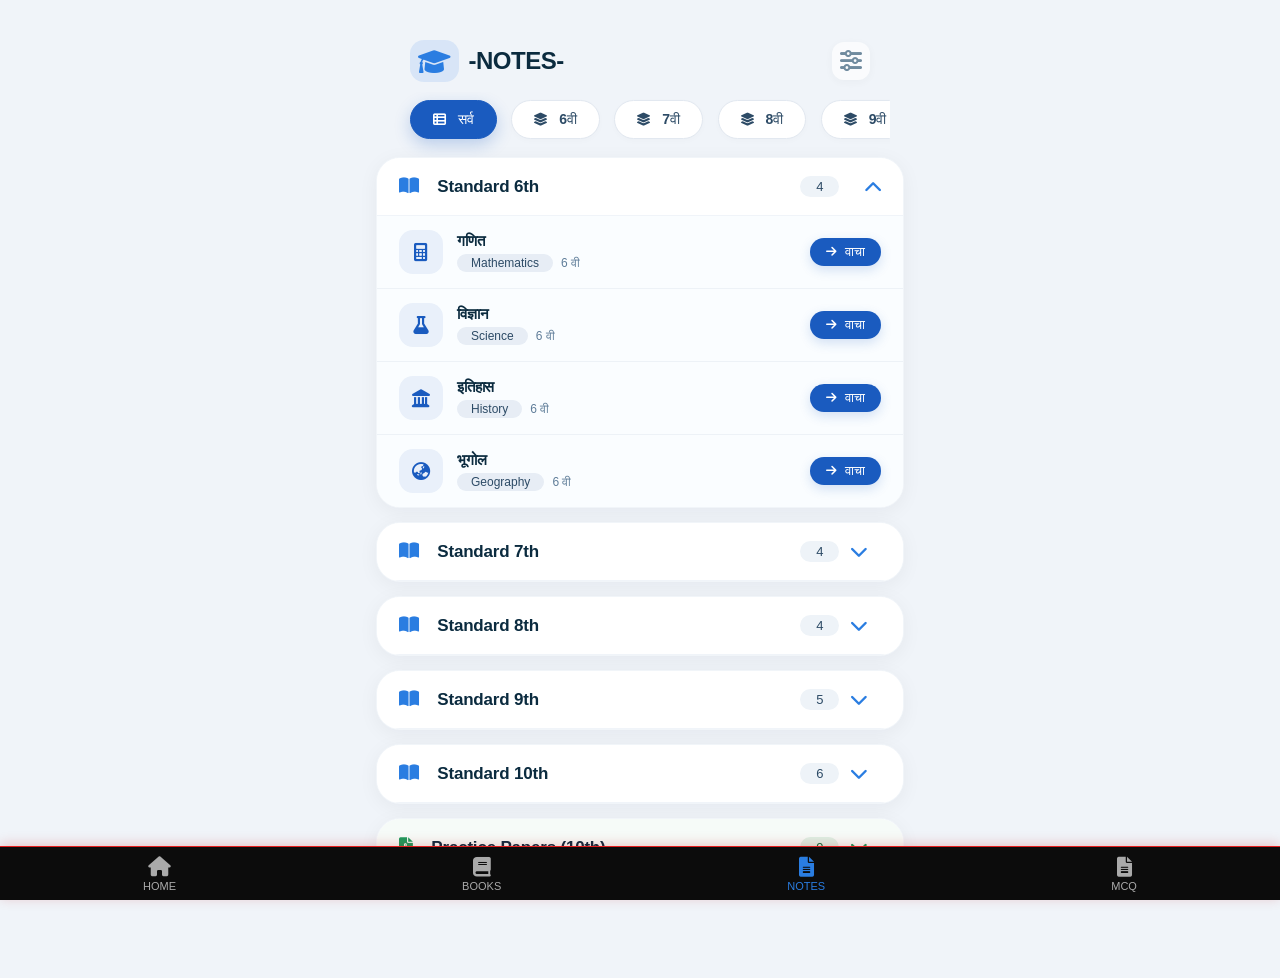
<file: notes.html>
<!DOCTYPE html>
<html lang="mr">
<head>
    <meta charset="UTF-8">
    <meta name="viewport" content="width=device-width, initial-scale=1.0, maximum-scale=1.0, user-scalable=yes">
    <title>📘notes</title>
    <link rel="stylesheet" href="https://cdnjs.cloudflare.com/ajax/libs/font-awesome/6.0.0/css/all.min.css">
     <link rel="stylesheet"  href="notes.css">
</head>
<body>

    <!-- App Header (clean - no 3 lines, no search) -->
    <div class="app-header">
        <h1><i class="fas fa-graduation-cap"></i> -NOTES-</h1>
        <div class="header-actions">
            <i class="fas fa-sliders-h" title="Filter"></i>
            <!-- 3 lines (hamburger) removed as requested -->
        </div>
    </div>

    <!-- Filter Chips Only (Search Bar removed) -->
    <div class="filter-section" id="filterChips">
        <span class="filter-chip active" data-filter="all"><i class="fas fa-th-list"></i> सर्व</span>
        <span class="filter-chip" data-filter="6"><i class="fas fa-layer-group"></i> 6वी</span>
        <span class="filter-chip" data-filter="7"><i class="fas fa-layer-group"></i> 7वी</span>
        <span class="filter-chip" data-filter="8"><i class="fas fa-layer-group"></i> 8वी</span>
        <span class="filter-chip" data-filter="9"><i class="fas fa-layer-group"></i> 9वी</span>
        <span class="filter-chip" data-filter="10"><i class="fas fa-layer-group"></i> 10वी</span>
        <span class="filter-chip" data-filter="paper"><i class="fas fa-file-alt"></i> Practice</span>
    </div>

    <!-- Notes Accordion Container -->
    <div class="accordion-container" id="notesContainer">

        <!-- Standard 6 -->
        <div class="class-card" data-class="6">
            <button class="class-btn" data-target="panel6">
                <span><i class="fas fa-book-open"></i> Standard 6th</span>
                <span class="badge">4</span>
                <span class="arrow"><i class="fas fa-chevron-down"></i></span>
            </button>
            <div class="subject-panel" id="panel6">
                <a href="https://docs.google.com/document/d/14S3lWqNLHQBr2r62Lb1l9OtAgBrMhlAgO1BrKXTaiyw/edit?usp=drivesdk" target="_blank" class="note-link"><span class="note-icon"><i class="fas fa-calculator"></i></span><span class="note-content"><span class="note-title">गणित</span><span class="note-meta"><span class="note-subject">Mathematics</span><span class="note-chapter">6 वी</span></span></span><span class="read-btn"><i class="fas fa-arrow-right"></i> वाचा</span></a>
                <a href="https://docs.google.com/document/d/1NscFWU8WffsdVox3h3aemKYejwqYNCKXw-1rdMiBFDY/edit?usp=drivesdk" target="_blank" class="note-link"><span class="note-icon"><i class="fas fa-flask"></i></span><span class="note-content"><span class="note-title">विज्ञान</span><span class="note-meta"><span class="note-subject">Science</span><span class="note-chapter">6 वी</span></span></span><span class="read-btn"><i class="fas fa-arrow-right"></i> वाचा</span></a>
                <a href="https://docs.google.com/document/d/16esoEglbm34znLu0z68AmBH7h22pRrdfFZUUoMluVXk/edit?usp=drivesdk" target="_blank" class="note-link"><span class="note-icon"><i class="fas fa-landmark"></i></span><span class="note-content"><span class="note-title">इतिहास</span><span class="note-meta"><span class="note-subject">History</span><span class="note-chapter">6 वी</span></span></span><span class="read-btn"><i class="fas fa-arrow-right"></i> वाचा</span></a>
                <a href="https://docs.google.com/document/d/1Zle3ofdbtVoK4z9aA0c1avbAG5DHghSCPL3X8PMSuI8/edit?usp=drivesdk" target="_blank" class="note-link"><span class="note-icon"><i class="fas fa-globe-asia"></i></span><span class="note-content"><span class="note-title">भूगोल</span><span class="note-meta"><span class="note-subject">Geography</span><span class="note-chapter">6 वी</span></span></span><span class="read-btn"><i class="fas fa-arrow-right"></i> वाचा</span></a>
            </div>
        </div>

        <!-- Standard 7 -->
        <div class="class-card" data-class="7">
            <button class="class-btn" data-target="panel7">
                <span><i class="fas fa-book-open"></i> Standard 7th</span>
                <span class="badge">4</span>
                <span class="arrow"><i class="fas fa-chevron-down"></i></span>
            </button>
            <div class="subject-panel" id="panel7">
                <a href="https://docs.google.com/document/d/1couLQNoNuBRt_3rIaT7tXHGU_wuEvV8xBCBz8Q9u7NA/edit?usp=drivesdk" target="_blank" class="note-link"><span class="note-icon"><i class="fas fa-calculator"></i></span><span class="note-content"><span class="note-title">गणित</span><span class="note-meta"><span class="note-subject">Mathematics</span><span class="note-chapter">7 वी</span></span></span><span class="read-btn"><i class="fas fa-arrow-right"></i> वाचा</span></a>
                <a href="https://docs.google.com/document/d/1ZLQrOeE-OSGt5hbt2csoAF1L_7muFnphM3jTy-AThhA/edit?usp=drivesdk" target="_blank" class="note-link"><span class="note-icon"><i class="fas fa-flask"></i></span><span class="note-content"><span class="note-title">विज्ञान</span><span class="note-meta"><span class="note-subject">Science</span><span class="note-chapter">7 वी</span></span></span><span class="read-btn"><i class="fas fa-arrow-right"></i> वाचा</span></a>
                <a href="https://docs.google.com/document/d/1Cm-KDfG_-BYk8bDO9gokIcAn6GP6u1SQ_hEhOZtk_zY/edit?usp=drivesdk" target="_blank" class="note-link"><span class="note-icon"><i class="fas fa-landmark"></i></span><span class="note-content"><span class="note-title">इतिहास</span><span class="note-meta"><span class="note-subject">History</span><span class="note-chapter">7 वी</span></span></span><span class="read-btn"><i class="fas fa-arrow-right"></i> वाचा</span></a>
                <a href="https://docs.google.com/document/d/1u4hPVHyN0M77tFuah3SefwcNV7BzhuRah4Y6dot4Fn4/edit?usp=drivesdk" target="_blank" class="note-link"><span class="note-icon"><i class="fas fa-globe-asia"></i></span><span class="note-content"><span class="note-title">भूगोल</span><span class="note-meta"><span class="note-subject">Geography</span><span class="note-chapter">7 वी</span></span></span><span class="read-btn"><i class="fas fa-arrow-right"></i> वाचा</span></a>
            </div>
        </div>

        <!-- Standard 8 -->
        <div class="class-card" data-class="8">
            <button class="class-btn" data-target="panel8">
                <span><i class="fas fa-book-open"></i> Standard 8th</span>
                <span class="badge">4</span>
                <span class="arrow"><i class="fas fa-chevron-down"></i></span>
            </button>
            <div class="subject-panel" id="panel8">
                <a href="https://docs.google.com/document/d/1RFR__pi3t6RQ5SWDitOSA4iNpHdbdhE0LcbNV6DTwL0/edit?usp=drivesdk" target="_blank" class="note-link"><span class="note-icon"><i class="fas fa-calculator"></i></span><span class="note-content"><span class="note-title">गणित</span><span class="note-meta"><span class="note-subject">Mathematics</span><span class="note-chapter">8 वी</span></span></span><span class="read-btn"><i class="fas fa-arrow-right"></i> वाचा</span></a>
                <a href="https://docs.google.com/document/d/1a5sRT8vFkUVpMzeEJbYq2yoOwJC26VD1397PU-vWWtA/edit?usp=drivesdk" target="_blank" class="note-link"><span class="note-icon"><i class="fas fa-flask"></i></span><span class="note-content"><span class="note-title">विज्ञान</span><span class="note-meta"><span class="note-subject">Science</span><span class="note-chapter">8 वी</span></span></span><span class="read-btn"><i class="fas fa-arrow-right"></i> वाचा</span></a>
                <a href="https://docs.google.com/document/d/1eArLeYIXk9nXFLBsJlPEOTV4fgsV-1bnnl6H7w3S30s/edit?usp=drivesdk" target="_blank" class="note-link"><span class="note-icon"><i class="fas fa-landmark"></i></span><span class="note-content"><span class="note-title">इतिहास</span><span class="note-meta"><span class="note-subject">History</span><span class="note-chapter">8 वी</span></span></span><span class="read-btn"><i class="fas fa-arrow-right"></i> वाचा</span></a>
                <a href="https://docs.google.com/document/d/1QiOYuC65SueYgFMZ1BJDY8GTeR0x5gIj1DQ76Pnfsc0/edit?usp=drivesdk" target="_blank" class="note-link"><span class="note-icon"><i class="fas fa-globe-asia"></i></span><span class="note-content"><span class="note-title">भूगोल</span><span class="note-meta"><span class="note-subject">Geography</span><span class="note-chapter">8 वी</span></span></span><span class="read-btn"><i class="fas fa-arrow-right"></i> वाचा</span></a>
            </div>
        </div>

        <!-- Standard 9 -->
        <div class="class-card" data-class="9">
            <button class="class-btn" data-target="panel9">
                <span><i class="fas fa-book-open"></i> Standard 9th</span>
                <span class="badge">5</span>
                <span class="arrow"><i class="fas fa-chevron-down"></i></span>
            </button>
            <div class="subject-panel" id="panel9">
                <a href="https://docs.google.com/document/d/1n0u7hZhpwfgmc9LUpLytifyshzCrC2QWLB72pLKsP4M/edit?usp=drivesdk" target="_blank" class="note-link"><span class="note-icon"><i class="fas fa-calculator"></i></span><span class="note-content"><span class="note-title">गणित भाग 1</span><span class="note-meta"><span class="note-subject">Math-I</span><span class="note-chapter">9 वी</span></span></span><span class="read-btn"><i class="fas fa-arrow-right"></i> वाचा</span></a>
                <a href="https://docs.google.com/document/d/1yW4imGDbvTkZQG02r2RFm28cgKs80Er8mZhtJnYQvJY/edit?usp=drivesdk" target="_blank" class="note-link"><span class="note-icon"><i class="fas fa-calculator"></i></span><span class="note-content"><span class="note-title">गणित भाग 2</span><span class="note-meta"><span class="note-subject">Math-II</span><span class="note-chapter">9 वी</span></span></span><span class="read-btn"><i class="fas fa-arrow-right"></i> वाचा</span></a>
                <a href="https://docs.google.com/document/d/1IoipEqqIS3jN7xAtkm4jNBXhLlvhKVMD9_rFTrwO-3k/edit?usp=drivesdk" target="_blank" class="note-link"><span class="note-icon"><i class="fas fa-microchip"></i></span><span class="note-content"><span class="note-title">विज्ञान व तंत्र</span><span class="note-meta"><span class="note-subject">Sci & Tech</span><span class="note-chapter">9 वी</span></span></span><span class="read-btn"><i class="fas fa-arrow-right"></i> वाचा</span></a>
                <a href="https://docs.google.com/document/d/1TsuwBzycMm91pvXv6P2dzdmzxMjge2MDMza4w5-fLl8/edit?usp=drivesdk" target="_blank" class="note-link"><span class="note-icon"><i class="fas fa-landmark"></i></span><span class="note-content"><span class="note-title">इतिहास</span><span class="note-meta"><span class="note-subject">History</span><span class="note-chapter">9 वी</span></span></span><span class="read-btn"><i class="fas fa-arrow-right"></i> वाचा</span></a>
                <a href="https://docs.google.com/document/d/1PE3ASZCv4m6pavnD3_jYhJ7ROdWXC2PXJIjzSGwzjkM/edit?usp=drivesdk" target="_blank" class="note-link"><span class="note-icon"><i class="fas fa-globe-asia"></i></span><span class="note-content"><span class="note-title">भूगोल</span><span class="note-meta"><span class="note-subject">Geography</span><span class="note-chapter">9 वी</span></span></span><span class="read-btn"><i class="fas fa-arrow-right"></i> वाचा</span></a>
            </div>
        </div>

        <!-- Standard 10 -->
        <div class="class-card" data-class="10">
            <button class="class-btn" data-target="panel10">
                <span><i class="fas fa-book-open"></i> Standard 10th</span>
                <span class="badge">6</span>
                <span class="arrow"><i class="fas fa-chevron-down"></i></span>
            </button>
            <div class="subject-panel" id="panel10">
                <a href="https://docs.google.com/document/d/12wbV9goHkWyBJhESCuPoDmrZP2w06hR3RqiggEQ9--E/edit?usp=drivesdk" target="_blank" class="note-link"><span class="note-icon"><i class="fas fa-calculator"></i></span><span class="note-content"><span class="note-title">गणित भाग 1</span><span class="note-meta"><span class="note-subject">Math-I</span><span class="note-chapter">10 वी</span></span></span><span class="read-btn"><i class="fas fa-arrow-right"></i> वाचा</span></a>
                <a href="https://docs.google.com/document/d/1R3Zbb03VFe5OMZVkMzQtwPSoab-wFHdkn2Du1VyQ-Fw/edit?usp=drivesdk" target="_blank" class="note-link"><span class="note-icon"><i class="fas fa-calculator"></i></span><span class="note-content"><span class="note-title">गणित भाग 2</span><span class="note-meta"><span class="note-subject">Math-II</span><span class="note-chapter">10 वी</span></span></span><span class="read-btn"><i class="fas fa-arrow-right"></i> वाचा</span></a>
                <a href="https://docs.google.com/document/d/1QiNmyE992-_xlAK7YjW4bZbqVtIDAs9ovbjJ4vsn8WA/edit?usp=drivesdk" target="_blank" class="note-link"><span class="note-icon"><i class="fas fa-microchip"></i></span><span class="note-content"><span class="note-title">विज्ञान भाग 1</span><span class="note-meta"><span class="note-subject">Sci-I</span><span class="note-chapter">10 वी</span></span></span><span class="read-btn"><i class="fas fa-arrow-right"></i> वाचा</span></a>
                <a href="https://docs.google.com/document/d/1FCUJ4yvTJ68yR7VDjPBNUuC07wAf-JkfpdQ6V3rckBQ/edit?usp=drivesdk" target="_blank" class="note-link"><span class="note-icon"><i class="fas fa-microchip"></i></span><span class="note-content"><span class="note-title">विज्ञान भाग 2</span><span class="note-meta"><span class="note-subject">Sci-II</span><span class="note-chapter">10 वी</span></span></span><span class="read-btn"><i class="fas fa-arrow-right"></i> वाचा</span></a>
                <a href="https://docs.google.com/document/d/1rM6EIUjX8rxp1lFzYvxvjI5-ZiKVNa3hY3RQhMq1t14/edit?usp=drivesdk" target="_blank" class="note-link"><span class="note-icon"><i class="fas fa-landmark"></i></span><span class="note-content"><span class="note-title">इतिहास</span><span class="note-meta"><span class="note-subject">History</span><span class="note-chapter">10 वी</span></span></span><span class="read-btn"><i class="fas fa-arrow-right"></i> वाचा</span></a>
                <a href="https://docs.google.com/document/d/1WoY_A8d8z5fy9THoNUZIuNwGAl9Z4pUgRR7L7Kf2SLo/edit?usp=drivesdk" target="_blank" class="note-link"><span class="note-icon"><i class="fas fa-globe-asia"></i></span><span class="note-content"><span class="note-title">भूगोल</span><span class="note-meta"><span class="note-subject">Geography</span><span class="note-chapter">10 वी</span></span></span><span class="read-btn"><i class="fas fa-arrow-right"></i> वाचा</span></a>
            </div>
        </div>

        <!-- Practice Papers (Standard 10) -->
        <div class="class-card" data-class="paper">
            <button class="class-btn paper-btn" data-target="panelPaper">
                <span><i class="fas fa-file-pdf"></i> Practice Papers (10th)</span>
                <span class="badge">9</span>
                <span class="arrow"><i class="fas fa-chevron-down"></i></span>
            </button>
            <div class="subject-panel" id="panelPaper">
                <a href="https://docs.google.com/document/d/1gRm3woe0hptcJY59m4jyqCxwD3DXg0FhgVD2EbT_EZ8/edit?usp=drivesdk" target="_blank" class="note-link"><span class="note-icon"><i class="fas fa-file-alt"></i></span><span class="note-content"><span class="note-title">मराठी Practice</span><span class="note-meta"><span class="note-subject">Marathi</span><span class="note-chapter">10 वी</span></span></span><span class="read-btn"><i class="fas fa-arrow-right"></i> वाचा</span></a>
                <a href="https://docs.google.com/document/d/15RbiDOI_ALe9B6fOvubv9GP0aRZ8R-DpgpJL0Ai3mCc/edit?usp=drivesdk" target="_blank" class="note-link"><span class="note-icon"><i class="fas fa-file-alt"></i></span><span class="note-content"><span class="note-title">हिंदी Practice</span><span class="note-meta"><span class="note-subject">Hindi</span><span class="note-chapter">10 वी</span></span></span><span class="read-btn"><i class="fas fa-arrow-right"></i> वाचा</span></a>
                <a href="https://docs.google.com/document/d/1rv2ZXxfo_T-2Yi4SJc8jvPd53e1SVKH5xDBsXI3z1Wo/edit?usp=drivesdk" target="_blank" class="note-link"><span class="note-icon"><i class="fas fa-file-alt"></i></span><span class="note-content"><span class="note-title">English Practice</span><span class="note-meta"><span class="note-subject">English</span><span class="note-chapter">10 वी</span></span></span><span class="read-btn"><i class="fas fa-arrow-right"></i> वाचा</span></a>
                <a href="https://docs.google.com/document/d/1s_AIomCcw97_uqJX4E1WhSRu7EegYoSK9NmnzIuI7K4/edit?usp=drivesdk" target="_blank" class="note-link"><span class="note-icon"><i class="fas fa-file-alt"></i></span><span class="note-content"><span class="note-title">Math (Algebra)</span><span class="note-meta"><span class="note-subject">Math-I</span><span class="note-chapter">10 वी</span></span></span><span class="read-btn"><i class="fas fa-arrow-right"></i> वाचा</span></a>
                <a href="https://docs.google.com/document/d/1kIEEzJ8OHA9pCx9g_wcL__wTJvfty-tdMxOvcUgHueg/edit?usp=drivesdk" target="_blank" class="note-link"><span class="note-icon"><i class="fas fa-file-alt"></i></span><span class="note-content"><span class="note-title">Math (Geometry)</span><span class="note-meta"><span class="note-subject">Math-II</span><span class="note-chapter">10 वी</span></span></span><span class="read-btn"><i class="fas fa-arrow-right"></i> वाचा</span></a>
                <a href="https://docs.google.com/document/d/14pOPUDg7WEvKwT7V7g4zbrsICavT6K2V85hcGTbyCLk/edit?usp=drivesdk" target="_blank" class="note-link"><span class="note-icon"><i class="fas fa-file-alt"></i></span><span class="note-content"><span class="note-title">Science Part 1</span><span class="note-meta"><span class="note-subject">Sci-I</span><span class="note-chapter">10 वी</span></span></span><span class="read-btn"><i class="fas fa-arrow-right"></i> वाचा</span></a>
                <a href="https://docs.google.com/document/d/1BYlUTIyq6pWlcgqGbtnQq7nAuqrRYkSguck4He5w7Fc/edit?usp=drivesdk" target="_blank" class="note-link"><span class="note-icon"><i class="fas fa-file-alt"></i></span><span class="note-content"><span class="note-title">Science Part 2</span><span class="note-meta"><span class="note-subject">Sci-II</span><span class="note-chapter">10 वी</span></span></span><span class="read-btn"><i class="fas fa-arrow-right"></i> वाचा</span></a>
                <a href="https://docs.google.com/document/d/1TsuwBzycMm91pvXv6P2dzdmzxMjge2MDMza4w5-fLl8/edit?usp=drivesdk" target="_blank" class="note-link"><span class="note-icon"><i class="fas fa-file-alt"></i></span><span class="note-content"><span class="note-title">History & Political</span><span class="note-meta"><span class="note-subject">History</span><span class="note-chapter">10 वी</span></span></span><span class="read-btn"><i class="fas fa-arrow-right"></i> वाचा</span></a>
                <a href="https://docs.google.com/document/d/1Yu5SP1wSfIJkXCnX_YJO3sGq2qanZDfN9OTjwK-TqCY/edit?usp=drivesdk" target="_blank" class="note-link"><span class="note-icon"><i class="fas fa-file-alt"></i></span><span class="note-content"><span class="note-title">Geography Practice</span><span class="note-meta"><span class="note-subject">Geography</span><span class="note-chapter">10 वी</span></span></span><span class="read-btn"><i class="fas fa-arrow-right"></i> वाचा</span></a>
            </div>
        </div>
    </div>

    <!-- Bottom Navigation (existing) -->
    <div class="bottom-nav">
        <a href="index.html"><i class="fa-solid fa-house"></i><span>HOME</span></a>
        <a href="book.html"><i class="fa-solid fa-book"></i><span>BOOKS</span></a>
        <a href="notes.html" class="active-nav"><i class="fa-solid fa-file-lines"></i><span>NOTES</span></a>
        <a href="mcq.html"><i class="fa-solid fa-file-lines"></i><span>MCQ</span></a>
    </div>

    <script>
        (function() {
            // ----- ACCORDION LOGIC (smooth) -----
            var accButtons = document.getElementsByClassName("class-btn");

            for (var i = 0; i < accButtons.length; i++) {
                accButtons[i].addEventListener("click", function() {
                    // close other panels
                    for (var j = 0; j < accButtons.length; j++) {
                        if (accButtons[j] !== this) {
                            accButtons[j].classList.remove("active-btn");
                            var otherPanel = document.getElementById(accButtons[j].getAttribute('data-target'));
                            if (otherPanel) {
                                otherPanel.classList.remove('open');
                                otherPanel.style.maxHeight = null;
                            }
                        }
                    }

                    // toggle current
                    this.classList.toggle("active-btn");
                    var panel = document.getElementById(this.getAttribute('data-target'));
                    if (panel) {
                        if (panel.classList.contains('open')) {
                            panel.classList.remove('open');
                            panel.style.maxHeight = null;
                        } else {
                            panel.classList.add('open');
                            panel.style.maxHeight = panel.scrollHeight + "px";
                        }
                    }
                });
            }

            // ----- FILTER CHIPS -----
            const chips = document.querySelectorAll('.filter-chip');
            const cards = document.querySelectorAll('.class-card');

            chips.forEach(chip => {
                chip.addEventListener('click', function() {
                    chips.forEach(c => c.classList.remove('active'));
                    this.classList.add('active');
                    const filter = this.dataset.filter;

                    cards.forEach(card => {
                        const classData = card.dataset.class;
                        if (filter === 'all') {
                            card.style.display = 'block';
                        } else if (filter === 'paper') {
                            card.style.display = (classData === 'paper') ? 'block' : 'none';
                        } else {
                            card.style.display = (classData === filter) ? 'block' : 'none';
                        }
                    });
                });
            });

            // ----- open first panel by default for better UX -----
            setTimeout(() => {
                const firstBtn = document.querySelector('.class-btn');
                if (firstBtn && !firstBtn.classList.contains('active-btn')) {
                    firstBtn.click();
                }
            }, 150);
        })();
    </script>
</body>
</html>
</file>
<file: book.css>
* {
            margin: 0;
            padding: 0;
            box-sizing: border-box;
            font-family: -apple-system, 'Segoe UI', Roboto, Helvetica, Arial, sans-serif;
        }

        body {
            background: #eef2f7;
            padding-bottom: 80px;
            min-height: 100vh;
        }

        /* ====== PREMIUM APP HEADER ====== */
        .app-header {
            background: linear-gradient(145deg, #0d2840 0%, #1a4f63 100%);
            padding: 22px 20px 18px 20px;
            display: flex;
            flex-direction: column;
            align-items: center;
            border-bottom: 3px solid #f7d44a;
            box-shadow: 0 6px 30px rgba(0, 20, 30, 0.25);
            position: relative;
            overflow: hidden;
        }

        .app-header::before {
            content: '';
            position: absolute;
            top: -60%;
            right: -20%;
            width: 200px;
            height: 200px;
            background: radial-gradient(circle, rgba(247, 212, 74, 0.06) 0%, transparent 70%);
            border-radius: 50%;
        }

        .app-header .header-row {
            display: flex;
            align-items: center;
            justify-content: center;
            width: 100%;
            gap: 14px;
            position: relative;
            z-index: 2;
        }

        .app-header .brand-circle {
            width: 52px;
            height: 52px;
            background: linear-gradient(135deg, #f7d44a, #e8b82a);
            border-radius: 50%;
            display: flex;
            align-items: center;
            justify-content: center;
            font-size: 26px;
            color: #0d2840;
            box-shadow: 0 4px 20px rgba(247, 212, 74, 0.3);
            flex-shrink: 0;
            border: 2px solid rgba(255,255,255,0.15);
        }

        .app-header .title-block {
            display: flex;
            flex-direction: column;
            align-items: center;
            line-height: 1.2;
        }

        .app-header .main-title {
            font-size: 1.8rem;
            font-weight: 800;
            color: #ffffff;
            letter-spacing: 0.3px;
            text-shadow: 0 2px 15px rgba(0,0,0,0.2);
        }

        .app-header .main-title .gold {
            color: #f7d44a;
        }

        .app-header .sub-title {
            font-size: 0.7rem;
            font-weight: 600;
            color: rgba(255,255,255,0.7);
            letter-spacing: 2px;
            text-transform: uppercase;
            background: rgba(0,0,0,0.2);
            padding: 3px 18px;
            border-radius: 30px;
            border: 1px solid rgba(255,255,255,0.06);
            margin-top: 3px;
            backdrop-filter: blur(4px);
        }

        .app-header .header-dots {
            display: flex;
            gap: 8px;
            margin-top: 10px;
            position: relative;
            z-index: 2;
        }

        .app-header .header-dots span {
            width: 7px;
            height: 7px;
            border-radius: 50%;
            background: rgba(255,255,255,0.12);
            transition: all 0.3s;
        }

        .app-header .header-dots span.active-dot {
            background: #f7d44a;
            width: 22px;
            border-radius: 5px;
            box-shadow: 0 0 20px rgba(247, 212, 74, 0.3);
        }

        /* hide old headers */
        #sdd, #book {
            display: none;
        }

        /* ====== BOOKS WRAPPER ====== */
        .books-modern-wrapper {
            max-width: 820px;
            margin: 0 auto;
            padding: 18px 16px 10px 16px;
        }

        /* ====== CIRCLE-STYLE DROPDOWN CARDS ====== */
        .dropdown {
            background: #ffffff;
            border-radius: 60px 60px 30px 30px;
            box-shadow: 0 8px 32px rgba(0, 20, 30, 0.08), 0 2px 8px rgba(0,0,0,0.02);
            margin-bottom: 14px;
            transition: all 0.3s cubic-bezier(0.2, 0.9, 0.3, 1);
            overflow: hidden;
            border: 1px solid rgba(255,255,255,0.3);
        }

        .dropdown:hover {
            box-shadow: 0 12px 40px rgba(0, 30, 50, 0.12);
            transform: translateY(-1px);
        }

        /* ----- CIRCLE DROPBTN ----- */
        .dropbtn {
            background: linear-gradient(135deg, #0e7a8a 0%, #0f5f6e 100%);
            color: white;
            padding: 18px 28px;
            width: 100%;
            border: none;
            text-align: left;
            font-size: 1.15rem;
            font-weight: 700;
            letter-spacing: 0.5px;
            cursor: pointer;
            border-radius: 60px;
            box-sizing: border-box;
            display: flex;
            align-items: center;
            justify-content: space-between;
            transition: all 0.3s ease;
            position: relative;
            box-shadow: 0 4px 16px rgba(14, 122, 138, 0.2);
        }

        .dropbtn .btn-icon {
            width: 38px;
            height: 38px;
            background: rgba(255,255,255,0.12);
            border-radius: 50%;
            display: flex;
            align-items: center;
            justify-content: center;
            font-size: 1rem;
            transition: all 0.3s ease;
            border: 1px solid rgba(255,255,255,0.05);
        }

        .dropbtn .btn-text {
            flex: 1;
            margin-left: 14px;
        }

        .dropbtn .btn-arrow {
            font-size: 0.9rem;
            opacity: 0.7;
            transition: transform 0.4s cubic-bezier(0.34, 1.56, 0.64, 1);
        }

        .dropdown.active .dropbtn .btn-arrow {
            transform: rotate(180deg);
        }

        .dropbtn:hover {
            background: linear-gradient(135deg, #1096a8 0%, #127281 100%);
            box-shadow: 0 6px 24px rgba(14, 122, 138, 0.3);
        }

        .dropbtn:active {
            transform: scale(0.97);
        }

        .dropdown.active .dropbtn {
            border-radius: 60px 60px 0 0;
        }

        /* ----- CIRCLE CONTENT ----- */
        .dropdown-content {
            display: none;
            background: #ffffff;
            padding: 16px 16px 20px 16px;
            border-radius: 0 0 30px 30px;
            grid-template-columns: 1fr;
            gap: 10px;
            border-top: 1px solid rgba(0,0,0,0.03);
        }

        .dropdown.active .dropdown-content {
            display: grid;
            animation: fadeSlideUp 0.35s cubic-bezier(0.2, 0.9, 0.3, 1) forwards;
        }

        /* ----- BOOK CARDS (circle accent) ----- */
        .dropdown-content a {
            display: flex;
            align-items: center;
            gap: 14px;
            background: #f6faff;
            padding: 14px 18px;
            border-radius: 50px;
            text-decoration: none;
            color: #0a2a3b;
            font-weight: 500;
            font-size: 0.95rem;
            border: 1px solid #e8edf6;
            transition: all 0.25s ease;
            box-shadow: 0 2px 8px rgba(0,0,0,0.01);
            position: relative;
        }

        .dropdown-content a .book-icon {
            width: 36px;
            height: 36px;
            background: linear-gradient(135deg, #0e7a8a, #0f5f6e);
            border-radius: 50%;
            display: flex;
            align-items: center;
            justify-content: center;
            color: white;
            font-size: 1rem;
            flex-shrink: 0;
            transition: all 0.3s ease;
        }

        .dropdown-content a .book-name {
            flex: 1;
            font-weight: 500;
            color: #1a2e3f;
        }

        .dropdown-content a .book-badge {
            background: linear-gradient(135deg, #0e7a8a, #0f5f6e);
            color: white;
            padding: 3px 16px;
            border-radius: 30px;
            font-size: 0.6rem;
            font-weight: 700;
            letter-spacing: 0.5px;
            text-transform: uppercase;
            box-shadow: 0 2px 12px rgba(14, 122, 138, 0.2);
            transition: all 0.2s ease;
            white-space: nowrap;
        }

        .dropdown-content a:hover {
            background: #eaf3ff;
            border-color: #b8d4ec;
            transform: translateY(-2px);
            box-shadow: 0 8px 24px -8px rgba(14, 122, 138, 0.15);
        }

        .dropdown-content a:hover .book-icon {
            transform: scale(1.08) rotate(-3deg);
            box-shadow: 0 4px 16px rgba(14, 122, 138, 0.25);
        }

        .dropdown-content a:hover .book-badge {
            transform: scale(1.04);
            box-shadow: 0 4px 16px rgba(14, 122, 138, 0.3);
        }

        .dropdown-content a:active {
            transform: scale(0.97);
        }

        /* ====== BOTTOM NAV ====== */
        .bottom-nav {
            position: fixed;
            bottom: 0;
            left: 0;
            width: 100%;
            background: #0c0c0c;
            display: flex;
            justify-content: space-around;
            padding: 10px 0 14px 0;
            box-shadow: 0 -2px 20px rgba(0,0,0,0.2);
            border-top: 2px solid #e41d1d;
            z-index: 1000;
        }

        .bottom-nav a {
            text-decoration: none;
            color: rgb(200, 195, 195);
            display: flex;
            flex-direction: column;
            align-items: center;
            font-size: 11px;
            transition: color 0.2s;
            gap: 2px;
        }

        .bottom-nav i {
            font-size: 20px;
            margin-bottom: 2px;
        }

        .bottom-nav a:hover {
            color: #f7d44a;
        }

        /* ====== ANIMATIONS ====== */
        @keyframes fadeSlideUp {
            0% {
                opacity: 0;
                transform: translateY(10px);
            }
            100% {
                opacity: 1;
                transform: translateY(0);
            }
        }

        /* ====== RESPONSIVE ====== */
        @media (min-width: 600px) {
            .books-modern-wrapper {
                padding: 20px 24px 10px 24px;
            }
            .dropdown-content {
                grid-template-columns: 1fr 1fr;
                gap: 12px;
                padding: 20px 20px 24px 20px;
            }
            .dropbtn {
                font-size: 1.3rem;
                padding: 20px 32px;
            }
            .app-header .main-title {
                font-size: 2.2rem;
            }
            .app-header .sub-title {
                font-size: 0.8rem;
            }
            .dropdown-content a {
                padding: 16px 22px;
                font-size: 1rem;
            }
        }

        @media (max-width: 420px) {
            .app-header .main-title {
                font-size: 1.4rem;
            }
            .app-header .brand-circle {
                width: 42px;
                height: 42px;
                font-size: 20px;
            }
            .dropbtn {
                font-size: 1rem;
                padding: 14px 18px;
            }
            .dropbtn .btn-icon {
                width: 32px;
                height: 32px;
                font-size: 0.8rem;
            }
            .dropdown-content a {
                padding: 12px 14px;
                font-size: 0.85rem;
                gap: 10px;
            }
            .dropdown-content a .book-icon {
                width: 30px;
                height: 30px;
                font-size: 0.8rem;
            }
            .dropdown-content a .book-badge {
                font-size: 0.5rem;
                padding: 2px 12px;
            }
        }
</file>
<file: mcq.css>
* {
            margin: 0;
            padding: 0;
            box-sizing: border-box;
        }

        body {
            font-family: 'Segoe UI', Tahoma, Geneva, Verdana, sans-serif;
            background: linear-gradient(135deg, #e8f0fe 0%, #d4e4f7 100%);
            min-height: 100vh;
            padding-bottom: 80px;
        }

        /* HEADER - Updated with taller height and better spacing */
        header {
            background: linear-gradient(135deg, #1a237e, #0d47a1);
            color: white;
            padding: 22px 20px 18px;
            text-align: center;
            position: sticky;
            top: 0;
            z-index: 100;
            box-shadow: 0 4px 20px rgba(0, 0, 0, 0.3);
            min-height: 80px;
            display: flex;
            align-items: center;
            justify-content: center;
            position: relative;
        }

        header h1 {
            font-size: 22px;
            font-weight: 700;
            letter-spacing: 0.5px;
            margin: 0;
        }

        header h1 i {
            margin-right: 10px;
        }

        /* Back Button - Square shape with rounded corners */
        #back-btn {
            position: absolute;
            left: 16px;
            top: 50%;
            transform: translateY(-50%);
            background: rgba(255, 255, 255, 0.2);
            color: white;
            border: none;
            width: 44px;
            height: 44px;
            cursor: pointer;
            border-radius: 10px;
            font-size: 18px;
            transition: all 0.3s ease;
            display: flex;
            align-items: center;
            justify-content: center;
            padding: 0;
            backdrop-filter: blur(4px);
        }

        #back-btn:hover {
            background: rgba(255, 255, 255, 0.35);
            transform: translateY(-50%) scale(1.05);
        }

        #back-btn i {
            font-size: 18px;
            line-height: 1;
        }

        #back-btn.hidden {
            display: none !important;
        }

        .hidden {
            display: none !important;
        }

        /* CONTAINER */
        .container {
            max-width: 520px;
            margin: 20px auto;
            padding: 0 16px 20px;
        }

        /* SCREENS */
        .screen {
            background: #ffffff;
            border-radius: 20px;
            padding: 24px 20px;
            box-shadow: 0 10px 40px rgba(0, 0, 0, 0.08);
            animation: fadeSlideIn 0.35s ease;
        }

        @keyframes fadeSlideIn {
            from {
                opacity: 0;
                transform: translateY(20px);
            }
            to {
                opacity: 1;
                transform: translateY(0);
            }
        }

        .screen h2 {
            color: #1a237e;
            font-size: 20px;
            font-weight: 700;
            text-align: center;
            margin-bottom: 20px;
            display: flex;
            align-items: center;
            justify-content: center;
            gap: 10px;
        }

        .screen h2 i {
            color: #0d47a1;
        }

        /* WELCOME CARD */
        .welcome-card {
            text-align: center;
            margin-bottom: 25px;
        }

        .welcome-card h2 {
            font-size: 26px;
            color: #1a237e;
            margin-bottom: 5px;
        }

        .welcome-card p {
            color: #666;
            font-size: 15px;
        }

        /* BUTTONS - General */
        .btn {
            display: flex;
            align-items: center;
            justify-content: center;
            gap: 12px;
            width: 100%;
            padding: 16px 20px;
            margin: 8px 0;
            font-size: 16px;
            font-weight: 600;
            border: none;
            border-radius: 14px;
            cursor: pointer;
            transition: all 0.3s ease;
            text-align: left;
        }

        .btn i {
            font-size: 18px;
            width: 24px;
            text-align: center;
        }

        .btn:hover {
            transform: translateY(-2px);
            box-shadow: 0 8px 25px rgba(0, 0, 0, 0.15);
        }

        .btn:active {
            transform: scale(0.98);
        }

        /* Main (Class) Buttons */
        .main-btn {
            background: linear-gradient(135deg, #ff6f00, #ff8f00);
            color: white;
            font-size: 18px;
            padding: 20px;
            border-radius: 16px;
        }

        .main-btn:hover {
            background: linear-gradient(135deg, #e65100, #ff6f00);
        }

        /* Subject Buttons */
        .sub-btn {
            background: linear-gradient(135deg, #2e7d32, #388e3c);
            color: white;
        }

        .sub-btn:hover {
            background: linear-gradient(135deg, #1b5e20, #2e7d32);
        }

        /* Chapter Buttons */
        .ch-btn {
            background: linear-gradient(135deg, #6a1b9a, #7b1fa2);
            color: white;
            font-size: 15px;
            padding: 14px 18px;
            border-radius: 12px;
        }

        .ch-btn:hover {
            background: linear-gradient(135deg, #4a148c, #6a1b9a);
        }

        /* QUIZ SCREEN */
        .quiz-header {
            margin-bottom: 20px;
        }

        .quiz-header h2 {
            font-size: 18px;
            margin-bottom: 12px;
        }

        .progress-container {
            background: #e8eaf6;
            border-radius: 30px;
            height: 10px;
            position: relative;
            overflow: hidden;
            margin-bottom: 4px;
        }

        .progress-bar {
            height: 100%;
            width: 0%;
            background: linear-gradient(90deg, #1a237e, #0d47a1);
            border-radius: 30px;
            transition: width 0.5s ease;
        }

        #progress-text {
            font-size: 13px;
            color: #666;
            font-weight: 500;
            display: block;
            text-align: right;
        }

        /* Question Card */
        .question-card {
            animation: fadeSlideIn 0.3s ease;
        }

        .question-number {
            font-size: 14px;
            color: #888;
            font-weight: 600;
            margin-bottom: 8px;
        }

        .question-text {
            font-size: 18px;
            font-weight: 600;
            color: #1a237e;
            margin-bottom: 20px;
            line-height: 1.6;
        }

        .options-container {
            display: flex;
            flex-direction: column;
            gap: 10px;
            margin-bottom: 25px;
        }

        .opt-btn {
            padding: 14px 18px;
            border: 2px solid #e0e0e0;
            border-radius: 12px;
            background: #fafafa;
            font-size: 16px;
            font-weight: 500;
            color: #333;
            cursor: pointer;
            transition: all 0.25s ease;
            text-align: left;
            display: flex;
            align-items: center;
            gap: 12px;
        }

        .opt-btn:hover:not(.disabled) {
            border-color: #1a237e;
            background: #e8eaf6;
            transform: translateX(4px);
        }

        .opt-btn.selected {
            border-color: #1a237e;
            background: #e8eaf6;
            box-shadow: 0 0 0 3px rgba(26, 35, 126, 0.15);
        }

        .opt-btn.correct-answer {
            border-color: #4caf50;
            background: #e8f5e9;
            color: #2e7d32;
        }

        .opt-btn.wrong-answer {
            border-color: #f44336;
            background: #ffebee;
            color: #c62828;
        }

        .opt-btn.disabled {
            cursor: not-allowed;
            opacity: 0.7;
        }

        /* Navigation Buttons */
        .nav-buttons {
            display: flex;
            gap: 12px;
            flex-wrap: wrap;
            margin-top: 10px;
        }

        .nav-btn {
            padding: 12px 24px;
            border: none;
            border-radius: 30px;
            font-size: 15px;
            font-weight: 600;
            cursor: pointer;
            transition: all 0.3s ease;
            display: flex;
            align-items: center;
            gap: 8px;
            background: #e8eaf6;
            color: #1a237e;
        }

        .nav-btn:hover {
            background: #c5cae9;
            transform: translateY(-2px);
        }

        .submit-btn {
            background: linear-gradient(135deg, #1a237e, #0d47a1);
            color: white;
            flex: 1;
            justify-content: center;
        }

        .submit-btn:hover {
            background: linear-gradient(135deg, #0d47a1, #1a237e);
        }

        /* RESULT SCREEN */
        .result-card {
            text-align: center;
        }

        .result-card h2 {
            font-size: 24px;
            margin-bottom: 20px;
        }

        .score-circle {
            width: 150px;
            height: 150px;
            border-radius: 50%;
            margin: 0 auto 20px;
            display: flex;
            align-items: center;
            justify-content: center;
            font-size: 32px;
            font-weight: 800;
            color: #1a237e;
            border: 8px solid #4caf50;
            background: conic-gradient(#4caf50 0%, #e0e0e0 0%);
            transition: all 0.8s ease;
        }

        .score-circle span {
            background: white;
            padding: 10px 14px;
            border-radius: 50%;
            font-size: 28px;
        }

        .score-details {
            display: grid;
            grid-template-columns: 1fr 1fr 1fr;
            gap: 12px;
            margin: 20px 0;
        }

        .score-item {
            padding: 14px 10px;
            border-radius: 12px;
            font-size: 14px;
            font-weight: 500;
            display: flex;
            flex-direction: column;
            align-items: center;
            gap: 4px;
        }

        .score-item i {
            font-size: 22px;
        }

        .score-item.correct {
            background: #e8f5e9;
            color: #2e7d32;
        }

        .score-item.incorrect {
            background: #ffebee;
            color: #c62828;
        }

        .score-item.unanswered {
            background: #fff3e0;
            color: #e65100;
        }

        .result-performance {
            margin: 20px 0;
            padding: 16px;
            border-radius: 16px;
            background: #f5f5f5;
            font-size: 20px;
            font-weight: 700;
            color: #1a237e;
        }

        .result-actions {
            display: flex;
            gap: 12px;
            flex-wrap: wrap;
        }

        .result-btn {
            flex: 1;
            padding: 14px 20px;
            border: none;
            border-radius: 30px;
            font-size: 15px;
            font-weight: 600;
            cursor: pointer;
            transition: all 0.3s ease;
            display: flex;
            align-items: center;
            justify-content: center;
            gap: 8px;
            min-width: 120px;
        }

        .result-btn:first-child {
            background: #e8eaf6;
            color: #1a237e;
        }

        .result-btn:first-child:hover {
            background: #c5cae9;
            transform: translateY(-2px);
        }

        .retake-btn {
            background: linear-gradient(135deg, #1a237e, #0d47a1);
            color: white;
        }

        .retake-btn:hover {
            background: linear-gradient(135deg, #0d47a1, #1a237e);
            transform: translateY(-2px);
        }

        /* REVIEW SCREEN */
        #review-container {
            display: flex;
            flex-direction: column;
            gap: 16px;
            margin: 16px 0;
        }

        .review-card {
            padding: 16px 18px;
            border-radius: 14px;
            border-left: 5px solid #888;
            background: #fafafa;
            box-shadow: 0 2px 8px rgba(0, 0, 0, 0.05);
        }

        .review-card.correct {
            border-left-color: #4caf50;
            background: #f1f8e9;
        }

        .review-card.incorrect {
            border-left-color: #f44336;
            background: #fce4ec;
        }

        .review-card.unanswered {
            border-left-color: #ff9800;
            background: #fff8e1;
        }

        .review-header {
            display: flex;
            justify-content: space-between;
            align-items: center;
            margin-bottom: 6px;
        }

        .review-number {
            font-weight: 700;
            color: #1a237e;
            font-size: 15px;
        }

        .review-status {
            font-size: 20px;
        }

        .review-question {
            font-weight: 500;
            color: #333;
            margin-bottom: 8px;
            font-size: 15px;
        }

        .review-answer,
        .review-correct {
            font-size: 14px;
            padding: 4px 0;
        }

        .review-label {
            color: #888;
            font-weight: 500;
        }

        .review-value {
            font-weight: 600;
            color: #1a237e;
        }

        .review-card.incorrect .review-value {
            color: #c62828;
        }

        .review-card.correct .review-value {
            color: #2e7d32;
        }

        /* BOTTOM NAVIGATION */
        .bottom-nav {
            position: fixed;
            bottom: 0;
            left: 0;
            width: 100%;
            background: #0d0d0d;
            display: flex;
            justify-content: space-around;
            padding: 10px 0 12px;
            box-shadow: 0 -4px 20px rgba(0, 0, 0, 0.3);
            border-top: 2px solid #1a237e;
            z-index: 1000;
        }

        .bottom-nav a {
            text-decoration: none;
            color: #888;
            display: flex;
            flex-direction: column;
            align-items: center;
            font-size: 11px;
            transition: all 0.3s ease;
            padding: 4px 12px;
            border-radius: 10px;
        }

        .bottom-nav a i {
            font-size: 22px;
            margin-bottom: 2px;
        }

        .bottom-nav a:hover {
            color: #fff;
        }

        .bottom-nav a.active {
            color: #1a237e;
        }

        /* FOOTER */
        #credit {
            text-align: center;
            color: #1a237e;
            font-size: 13px;
            font-weight: 600;
            padding: 20px 0 10px;
            opacity: 0.7;
        }

        /* RESPONSIVE */
        @media (max-width: 480px) {
            header {
                min-height: 70px;
                padding: 18px 16px 14px;
            }

            header h1 {
                font-size: 18px;
            }

            #back-btn {
                width: 38px;
                height: 38px;
                font-size: 16px;
                left: 12px;
                border-radius: 8px;
            }

            #back-btn i {
                font-size: 16px;
            }

            .screen {
                padding: 18px 14px;
                border-radius: 16px;
            }

            .btn {
                padding: 14px 16px;
                font-size: 14px;
                border-radius: 12px;
            }

            .main-btn {
                font-size: 16px;
                padding: 18px;
            }

            .score-circle {
                width: 120px;
                height: 120px;
                font-size: 24px;
            }

            .score-circle span {
                font-size: 22px;
                padding: 8px 12px;
            }

            .score-details {
                grid-template-columns: 1fr 1fr 1fr;
                gap: 8px;
            }

            .score-item {
                font-size: 12px;
                padding: 10px 6px;
            }

            .result-actions {
                flex-direction: column;
            }

            .result-btn {
                width: 100%;
            }

            .nav-buttons {
                flex-direction: column;
            }

            .nav-btn {
                justify-content: center;
                width: 100%;
            }

            .question-text {
                font-size: 16px;
            }

            .opt-btn {
                font-size: 14px;
                padding: 12px 16px;
            }
        }

        @media (max-width: 380px) {
            header h1 {
                font-size: 16px;
            }

            #back-btn {
                width: 34px;
                height: 34px;
                font-size: 14px;
                left: 10px;
            }

            #back-btn i {
                font-size: 14px;
            }

            .score-details {
                grid-template-columns: 1fr;
            }

            .bottom-nav a {
                font-size: 10px;
                padding: 2px 8px;
            }

            .bottom-nav a i {
                font-size: 18px;
            }
        }

        /* Scrollbar Styling */
        ::-webkit-scrollbar {
            width: 6px;
        }

        ::-webkit-scrollbar-track {
            background: #e8eaf6;
            border-radius: 10px;
        }

        ::-webkit-scrollbar-thumb {
            background: #1a237e;
            border-radius: 10px;
        }

        ::-webkit-scrollbar-thumb:hover {
            background: #0d47a1;
        }
</file>
<file: notes.css>
/* ----- Global Reset & Base ----- */
        * {
            margin: 0;
            padding: 0;
            box-sizing: border-box;
            font-family: 'Inter', -apple-system, BlinkMacSystemFont, 'Segoe UI', Roboto, Helvetica, Arial, sans-serif;
        }

        body {
            background: #f0f4f9;
            display: flex;
            flex-direction: column;
            align-items: center;
            padding: 0 0 80px 0;
            min-height: 100vh;
        }

        /* ----- Header / Title (clean & premium) ----- */
        .app-header {
            width: 100%;
            max-width: 500px;
            padding: 20px 20px 6px 20px;
            display: flex;
            align-items: center;
            justify-content: space-between;
            background: transparent;
            margin-bottom: 4px;
        }
        .app-header h1 {
            font-size: 24px;
            font-weight: 700;
            color: #0b2b3f;
            letter-spacing: -0.5px;
            display: flex;
            align-items: center;
            gap: 10px;
        }
        .app-header h1 i {
            color: #2a7de1;
            font-size: 26px;
            background: rgba(42, 125, 225, 0.12);
            padding: 8px;
            border-radius: 14px;
        }
        /* Header actions - only filter icon kept, no 3 lines */
        .header-actions {
            display: flex;
            gap: 12px;
            color: #3a5f7a;
        }
        .header-actions i {
            font-size: 22px;
            opacity: 0.7;
            transition: 0.2s;
            cursor: pointer;
            background: white;
            padding: 8px;
            border-radius: 12px;
            box-shadow: 0 2px 8px rgba(0,0,0,0.04);
        }
        .header-actions i:hover {
            opacity: 1;
            color: #1a5bbf;
            background: #eef4fc;
        }

        /* ----- Categories / Filters (chips) - improved ----- */
        .filter-section {
            width: 100%;
            max-width: 500px;
            padding: 8px 20px 18px 20px;
            overflow-x: auto;
            white-space: nowrap;
            scrollbar-width: none;
            -webkit-overflow-scrolling: touch;
        }
        .filter-section::-webkit-scrollbar {
            display: none;
        }
        .filter-chip {
            display: inline-block;
            background: white;
            padding: 10px 22px;
            border-radius: 40px;
            font-size: 14px;
            font-weight: 550;
            color: #2d4b66;
            margin-right: 10px;
            transition: all 0.25s ease;
            cursor: pointer;
            border: 1.5px solid #e2e8f0;
            box-shadow: 0 2px 6px rgba(0,0,0,0.02);
        }
        .filter-chip i {
            margin-right: 8px;
            font-size: 13px;
        }
        .filter-chip.active {
            background: #1a5bbf;
            color: white;
            box-shadow: 0 6px 16px rgba(26, 91, 191, 0.25);
            border-color: #1a5bbf;
        }
        .filter-chip:active {
            transform: scale(0.95);
        }

        /* ----- Accordion / Notes Container (premium cards) ----- */
        .accordion-container {
            width: 100%;
            max-width: 500px;
            padding: 0 16px 20px 16px;
            display: flex;
            flex-direction: column;
            gap: 14px;
        }

        /* Each Class card (like a note group) */
        .class-card {
            background: white;
            border-radius: 24px;
            box-shadow: 0 4px 20px rgba(0, 20, 40, 0.05);
            overflow: hidden;
            transition: box-shadow 0.3s, transform 0.2s;
            border: 1px solid rgba(200, 215, 230, 0.25);
        }
        .class-card:hover {
            box-shadow: 0 10px 32px rgba(0, 20, 40, 0.08);
        }

        /* Class button (accordion trigger) */
        .class-btn {
            width: 100%;
            background: white;
            border: none;
            padding: 18px 22px;
            font-size: 17px;
            font-weight: 650;
            color: #0b2b3f;
            display: flex;
            justify-content: space-between;
            align-items: center;
            cursor: pointer;
            transition: background 0.2s;
            text-align: left;
            border-bottom: 1px solid #f0f4f9;
            letter-spacing: -0.2px;
        }
        .class-btn i {
            color: #2a7de1;
            font-size: 18px;
            margin-right: 14px;
        }
        .class-btn .arrow {
            font-size: 16px;
            color: #7e98b0;
            transition: transform 0.35s ease;
        }
        .class-btn.active-btn .arrow {
            transform: rotate(180deg);
        }
        .class-btn .badge {
            background: #eef3f8;
            border-radius: 40px;
            padding: 3px 16px;
            font-size: 13px;
            font-weight: 500;
            color: #2d4b66;
            margin-left: auto;
            margin-right: 12px;
        }
        /* paper btn special (green accent) */
        .paper-btn {
            background: #f6fbf8;
            border-bottom: 1px solid #dcefe3;
        }
        .paper-btn i {
            color: #1e9b5e;
        }
        .paper-btn .badge {
            background: #ddf0e4;
            color: #0f6e3e;
        }

        /* Subject panel (notes list) */
        .subject-panel {
            max-height: 0;
            overflow: hidden;
            transition: max-height 0.4s cubic-bezier(0.25, 0.46, 0.45, 0.94);
            background: #fafdff;
        }
        .subject-panel.open {
            max-height: 1200px;
        }

        /* individual note link (premium card style) */
        .note-link {
            display: flex;
            align-items: center;
            padding: 14px 22px;
            text-decoration: none;
            color: #1a2b3c;
            border-bottom: 1px solid #edf2f7;
            transition: background 0.15s, padding-left 0.2s;
            gap: 14px;
            cursor: pointer;
        }
        .note-link:last-child {
            border-bottom: none;
        }
        .note-link:hover {
            background: #f0f7ff;
            padding-left: 28px;
        }
        .note-link:active {
            background: #e3edfb;
            transform: scale(0.99);
        }
        .note-icon {
            width: 44px;
            height: 44px;
            background: #e9f0fa;
            border-radius: 14px;
            display: flex;
            align-items: center;
            justify-content: center;
            color: #1a5bbf;
            font-size: 18px;
            flex-shrink: 0;
            transition: 0.2s;
        }
        .note-link:hover .note-icon {
            background: #dce8f5;
        }
        .note-content {
            flex: 1;
            min-width: 0;
        }
        .note-title {
            font-size: 15px;
            font-weight: 600;
            color: #0b2b3f;
            white-space: nowrap;
            overflow: hidden;
            text-overflow: ellipsis;
            letter-spacing: -0.2px;
        }
        .note-meta {
            display: flex;
            align-items: center;
            gap: 8px;
            margin-top: 4px;
            flex-wrap: wrap;
        }
        .note-subject {
            font-size: 12px;
            font-weight: 500;
            background: #e7edf5;
            padding: 2px 14px;
            border-radius: 40px;
            color: #2d4b66;
        }
        .note-chapter {
            font-size: 12px;
            color: #5f7d99;
            font-weight: 450;
        }
        .note-link .read-btn {
            background: #1a5bbf;
            color: white;
            border: none;
            padding: 6px 16px;
            border-radius: 40px;
            font-size: 13px;
            font-weight: 500;
            transition: 0.2s;
            white-space: nowrap;
            box-shadow: 0 4px 12px rgba(26, 91, 191, 0.18);
            pointer-events: none;
        }
        .note-link .read-btn i {
            margin-right: 4px;
            font-size: 12px;
        }

        /* ----- Bottom Navigation (existing) ----- */
        .bottom-nav {
            position: fixed;
            bottom: 0;
            left: 0;
            width: 100%;
            background: #0c0c0c;
            display: flex;
            justify-content: space-around;
            padding: 10px 0 8px 0;
            border-top: 1px solid #e41d1d;
            z-index: 1000;
            box-shadow: 0 -2px 12px rgba(193, 16, 16, 0.2);
        }
        .bottom-nav a {
            text-decoration: none;
            color: #aaaaaa;
            display: flex;
            flex-direction: column;
            align-items: center;
            font-size: 11px;
            transition: color 0.2s;
            gap: 2px;
        }
        .bottom-nav i {
            font-size: 20px;
            margin-bottom: 1px;
        }
        .bottom-nav a:hover {
            color: #ffffff;
        }
        .bottom-nav a.active-nav {
            color: #2a7de1;
        }

        /* responsiveness */
        @media (max-width: 480px) {
            .app-header h1 {
                font-size: 20px;
            }
            .class-btn {
                font-size: 16px;
                padding: 16px 18px;
            }
            .note-title {
                font-size: 14px;
            }
            .note-link {
                padding: 12px 16px;
            }
            .filter-chip {
                padding: 8px 16px;
                font-size: 13px;
            }
            .note-icon {
                width: 38px;
                height: 38px;
                font-size: 16px;
            }
        }
        @media (min-width: 768px) {
            body { padding: 20px 0 80px 0; }
            .accordion-container { max-width: 560px; }
        }

        /* smooth entrance animation */
        .class-card {
            opacity: 0;
            animation: fadeSlide 0.5s ease forwards;
        }
        .class-card:nth-child(1) { animation-delay: 0.02s; }
        .class-card:nth-child(2) { animation-delay: 0.06s; }
        .class-card:nth-child(3) { animation-delay: 0.10s; }
        .class-card:nth-child(4) { animation-delay: 0.14s; }
        .class-card:nth-child(5) { animation-delay: 0.18s; }
        .class-card:nth-child(6) { animation-delay: 0.22s; }

        @keyframes fadeSlide {
            0% { opacity: 0; transform: translateY(20px); }
            100% { opacity: 1; transform: translateY(0); }
        }
</file>
